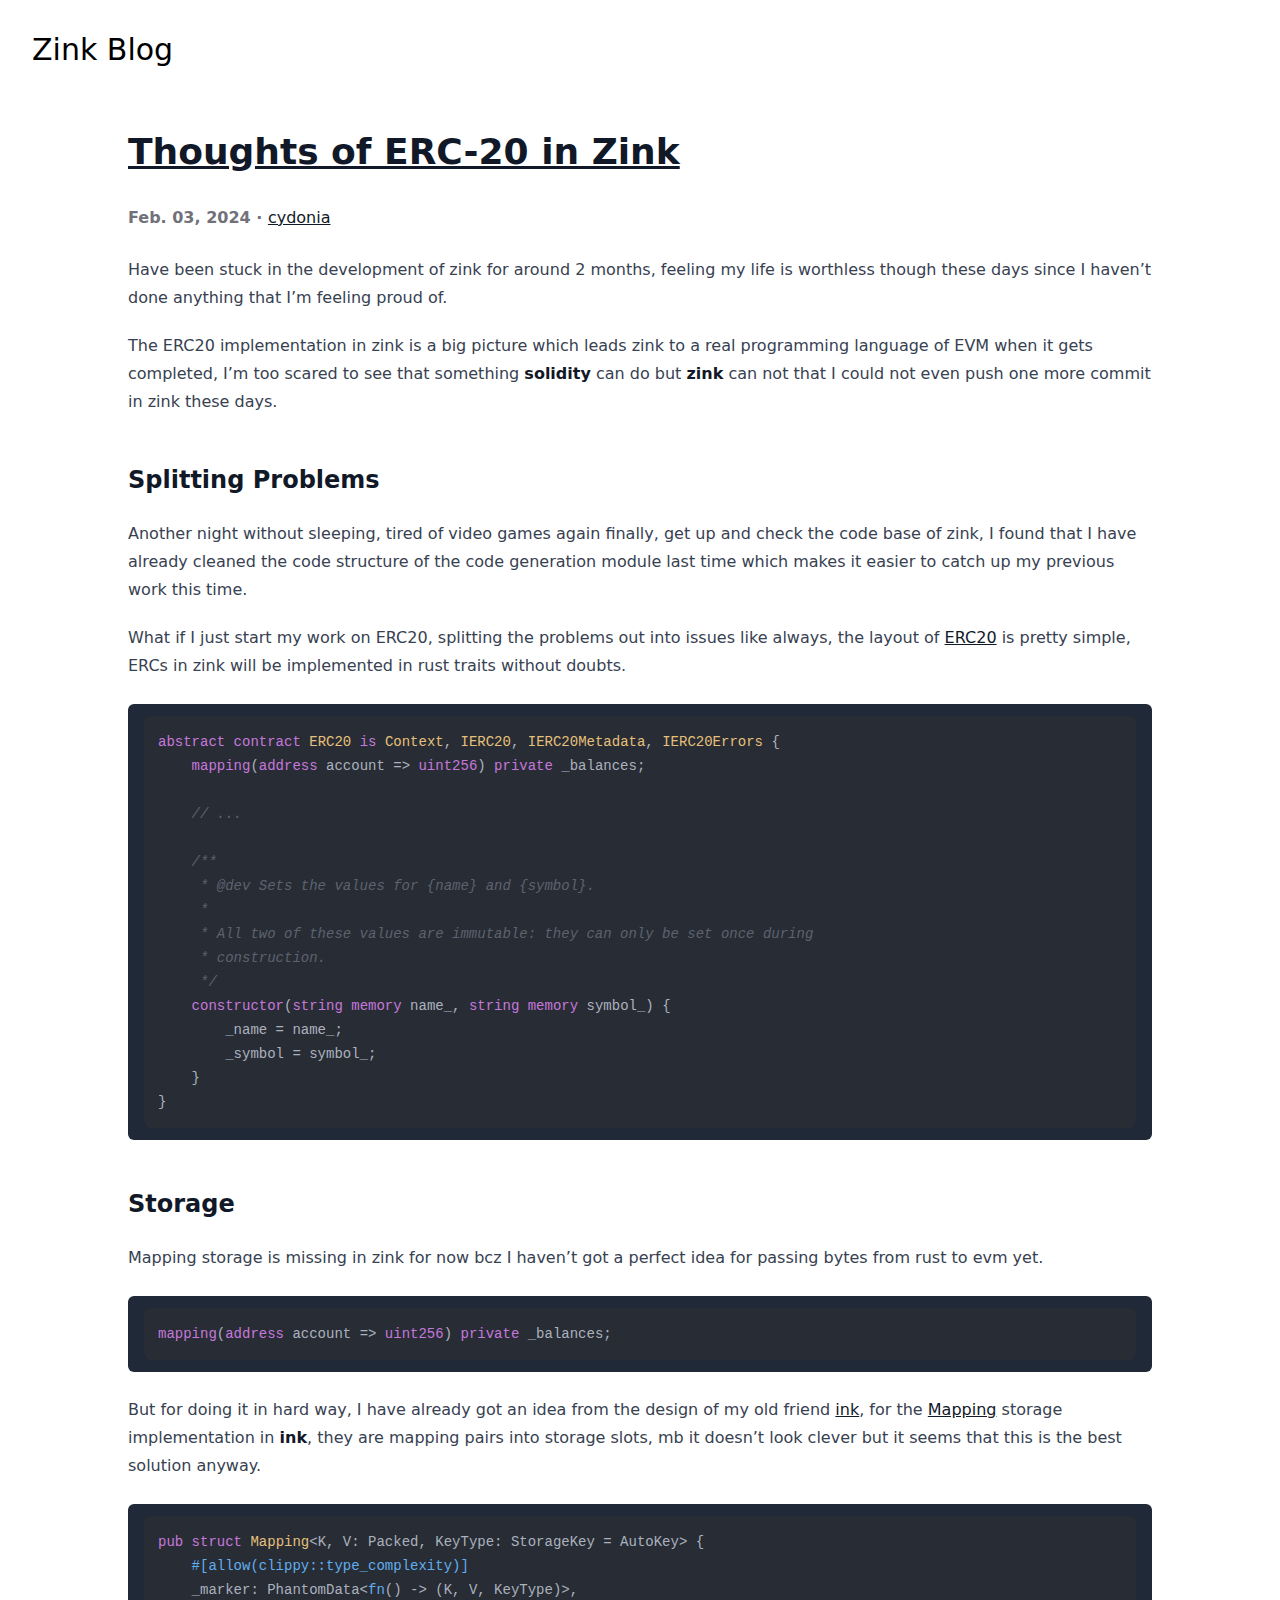
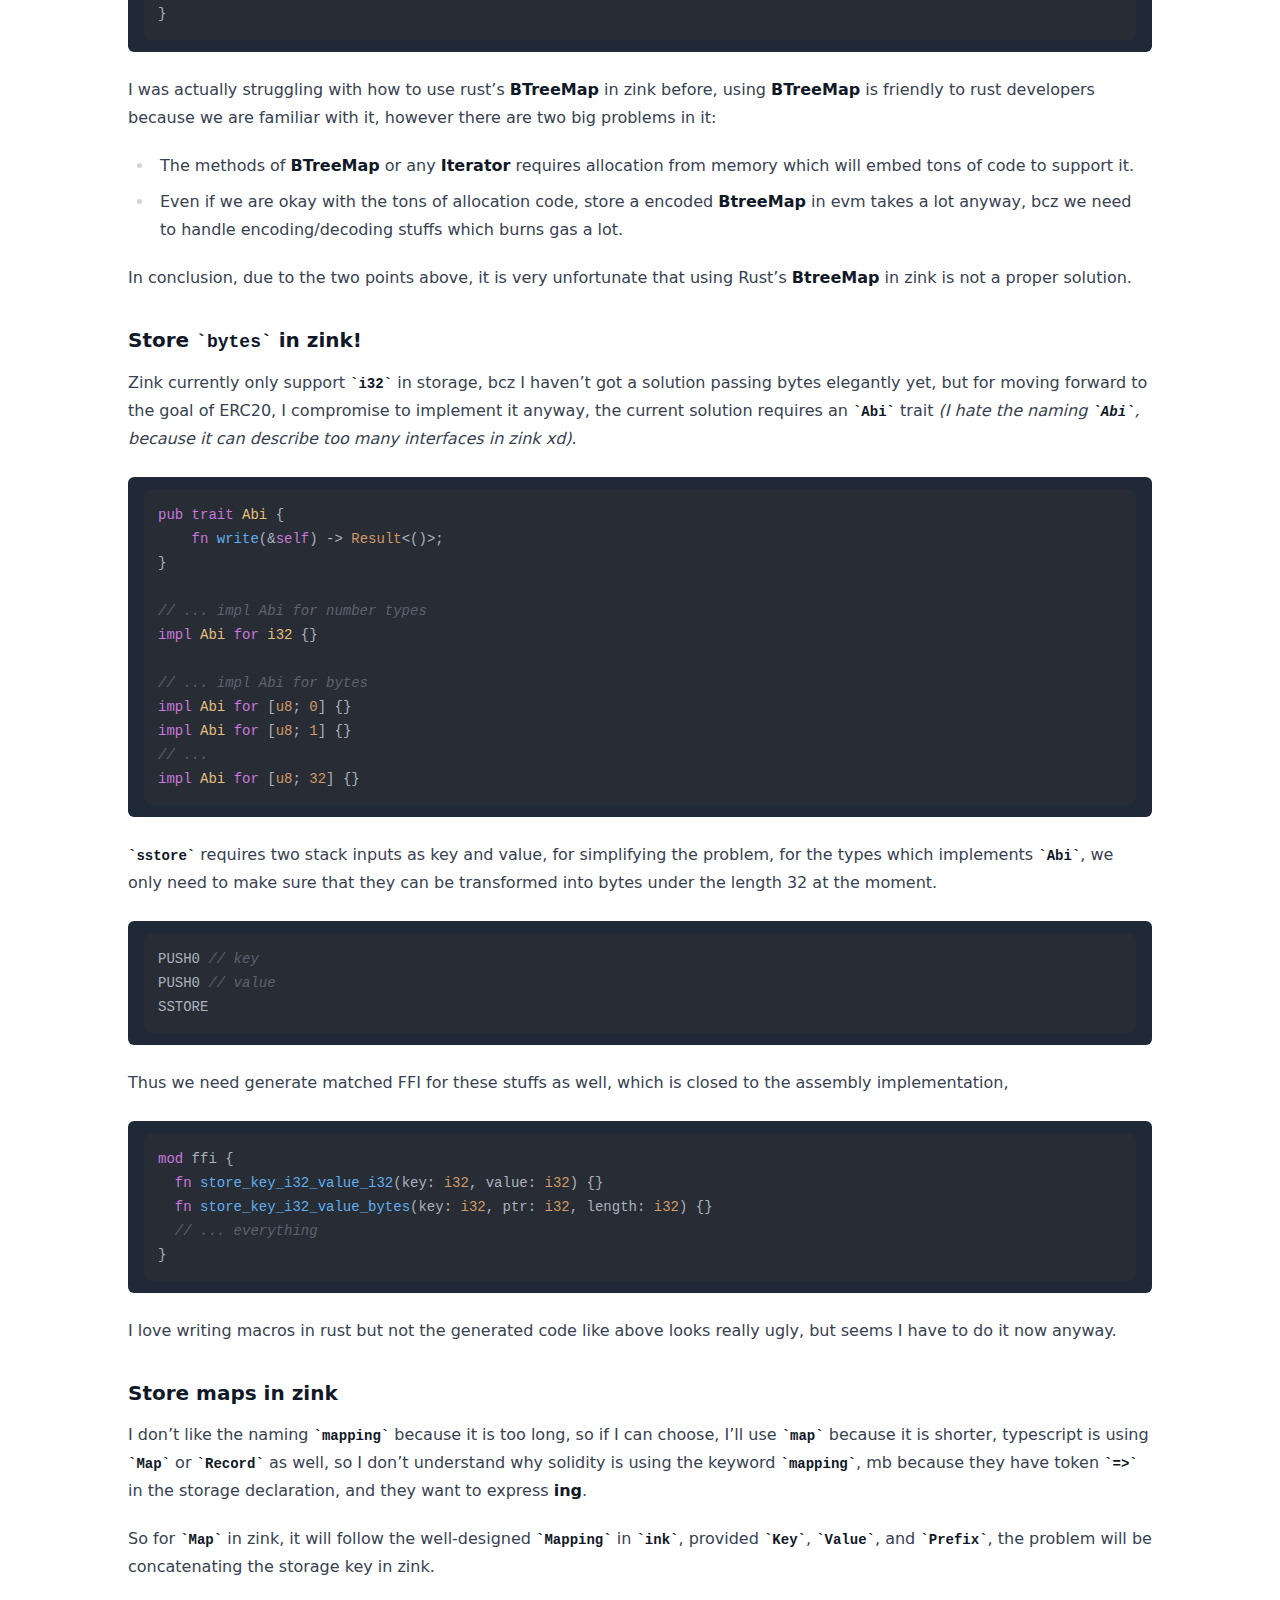
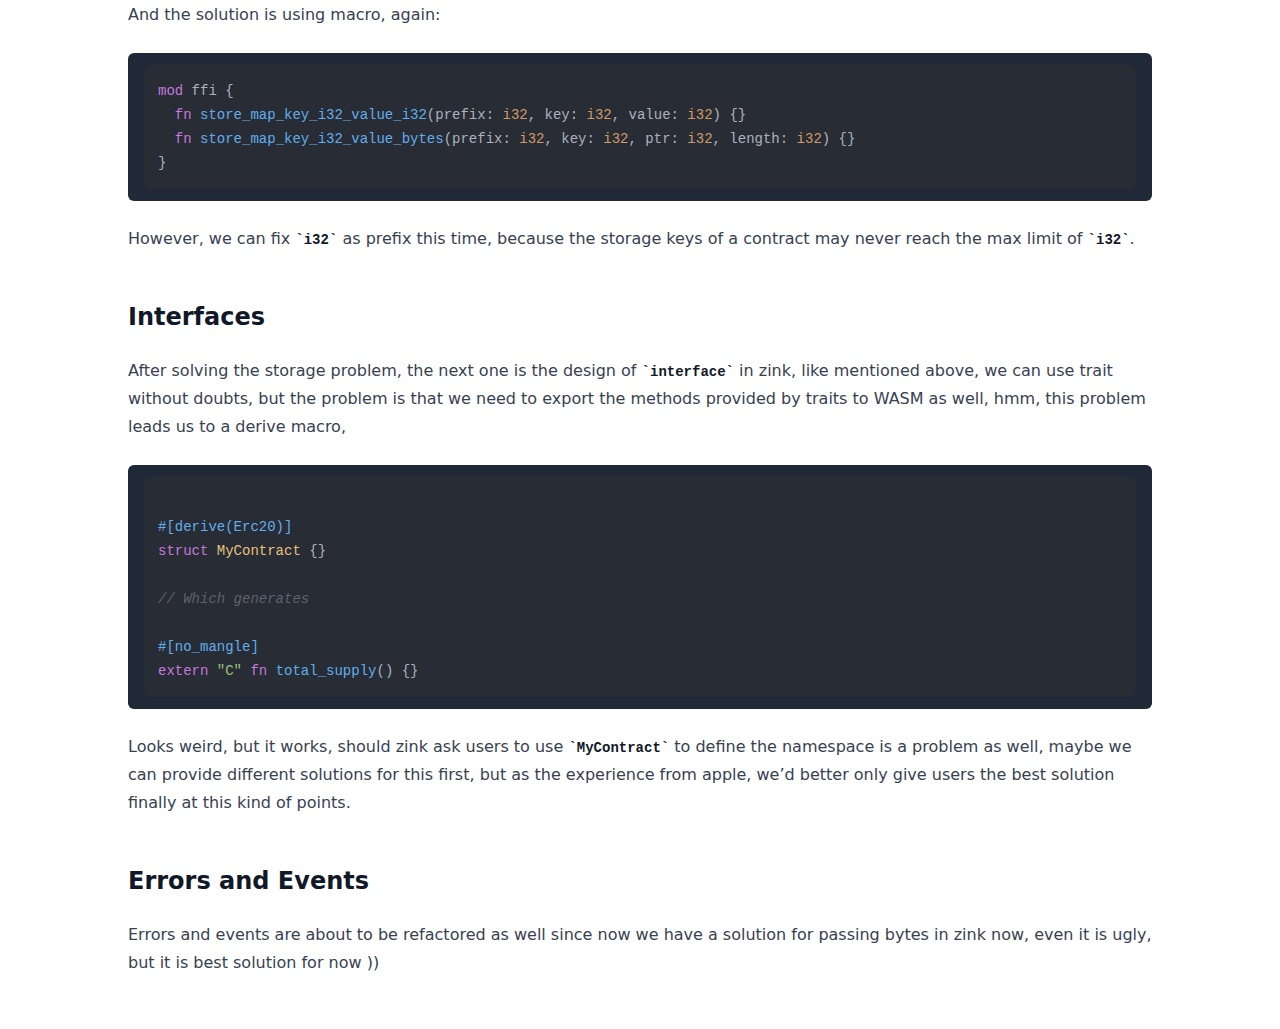
<file: posts/2024-02-03-thoughts-of-erc20-in-zink.html>
<html lang="en" class="dark dark:bg-black">
  <head>
    <title>Thoughts of ERC-20 in Zink</title>
    <meta charset="utf-8">
    <meta name="viewport" content="width=device-width,initial-scale=1.0">
    <meta name="description" content="Empowering everyone to build reliable and efficient static site.">
    <link rel="icon" type="image/x-icon" href="/favicon.ico">

    <!-- twitter -->
    <meta name="twitter:card" content="summary">
    <meta name="twitter:site" content="@zinklang">
    <meta name="twitter:creator" content="@">

    <!-- og -->
    <meta property="og:title" content="Thoughts of ERC-20 in Zink">    
    <meta property="og:description" content="Thoughts about the storage implementation in zink.">
    <meta property="og:image" content="https://avatars.githubusercontent.com/u/138247979?s&#x3D;400&amp;u&#x3D;f5c906945b7378f8063d845c7181e7a3f0e25070&amp;v&#x3D;4">
    
    <!-- theme  -->
    <link rel="stylesheet" href="/theme.css">

    <!-- favicon -->
        <link rel="shortcut icon" href="//favicon.ico">

    <!-- styles for post -->
        <link rel="stylesheet" href="/highlight.css">
        <script src="/highlight.js" defer></script>

    <!-- livereload -->
</head>
  <body class="dark:text-white p-8">
     <nav class="mb-10">
    <a href="/"><span class="text-3xl bold"> Zink Blog </span></a>
</nav>
     <article class="prose dark:prose-invert pt-6 max-w-5xl mx-auto">
    <h1 class="underline">Thoughts of ERC-20 in Zink</h1>
    <div class="text text-zinc-500 font-bold">
      Feb. 03, 2024 · <a href="https://x.com/" target="_blank">cydonia</a>
    </div>
    <div class="mt-6">  
      <p>Have been stuck in the development of zink for around 2 months, feeling my life is worthless though these days since 
I haven’t done anything that I’m feeling proud of.</p>
<p>The ERC20 implementation in zink is a big picture which leads zink to a real programming language of EVM when it gets
completed, I’m too scared to see that something <strong>solidity</strong> can do but <strong>zink</strong> can not that I could not even push one 
more commit in zink these days.</p>
<h2>Splitting Problems</h2>
<p>Another night without sleeping, tired of video games again finally, get up and check the code base of zink, I found that
I have already cleaned the code structure of the code generation module last time which makes it easier to catch up my 
previous work this time.</p>
<p>What if I just start my work on ERC20, splitting the problems out into issues like always, the layout of <a href="https://github.com/OpenZeppelin/openzeppelin-contracts/blob/master/contracts/token/ERC20/ERC20.sol">ERC20</a> is 
pretty simple, ERCs in zink will be implemented in rust traits without doubts. </p>
<pre><code class="language-solidity">abstract contract ERC20 is Context, IERC20, IERC20Metadata, IERC20Errors {
    mapping(address account =&gt; uint256) private _balances;
    
    // ...
    
    /**
     * @dev Sets the values for {name} and {symbol}.
     *
     * All two of these values are immutable: they can only be set once during
     * construction.
     */
    constructor(string memory name_, string memory symbol_) {
        _name = name_;
        _symbol = symbol_;
    }
}
</code></pre>
<h2>Storage</h2>
<p>Mapping storage is missing in zink for now bcz I haven’t got a perfect idea for passing bytes from rust to evm yet.</p>
<pre><code class="language-solidity">mapping(address account =&gt; uint256) private _balances;
</code></pre>
<p>But for doing it in hard way, I have already got an idea from the design of my old friend <a href="https://github.com/paritytech/ink">ink</a>, for the <a href="https://docs.rs/ink/latest/ink/storage/struct.Mapping.html">Mapping</a>
storage implementation in <strong>ink</strong>, they are mapping pairs into storage slots, mb it doesn’t look clever but it seems that this is 
the best solution anyway.</p>
<pre><code class="language-rust">pub struct Mapping&lt;K, V: Packed, KeyType: StorageKey = AutoKey&gt; {
    #[allow(clippy::type_complexity)]
    _marker: PhantomData&lt;fn() -&gt; (K, V, KeyType)&gt;,
}
</code></pre>
<p>I was actually struggling with how to use rust’s <strong>BTreeMap</strong> in zink before, using <strong>BTreeMap</strong> is friendly to
rust developers because we are familiar with it, however there are two big problems in it:</p>
<ul>
<li>The methods of <strong>BTreeMap</strong> or any <strong>Iterator</strong> requires allocation from memory which will embed tons of code
to support it.</li>
<li>Even if we are okay with the tons of allocation code, store a encoded <strong>BtreeMap</strong> in evm takes a lot anyway,
bcz we need to handle encoding/decoding stuffs which burns gas a lot.</li>
</ul>
<p>In conclusion, due to the two points above, it is very unfortunate that using Rust’s <strong>BtreeMap</strong> in zink is not 
a proper solution.</p>
<h3>Store <code>bytes</code> in zink!</h3>
<p>Zink currently only support <code>i32</code> in storage, bcz I haven’t got a solution passing bytes elegantly yet, but for moving forward
to the goal of ERC20, I compromise to implement it anyway, the current solution requires an <code>Abi</code> trait <em>(I hate the naming <code>Abi</code>, 
because it can describe too many interfaces in zink xd)</em>.</p>
<pre><code class="language-rust">pub trait Abi {
    fn write(&amp;self) -&gt; Result&lt;()&gt;;
}

// ... impl Abi for number types
impl Abi for i32 {}

// ... impl Abi for bytes 
impl Abi for [u8; 0] {}
impl Abi for [u8; 1] {}
// ...
impl Abi for [u8; 32] {}
</code></pre>
<p><code>sstore</code> requires two stack inputs as key and value, for simplifying the problem, for the types which implements <code>Abi</code>, we only need to 
make sure that they can be transformed into bytes under the length 32 at the moment.</p>
<pre><code class="language-yul">PUSH0 // key
PUSH0 // value
SSTORE
</code></pre>
<p>Thus we need generate matched FFI for these stuffs as well, which is closed to the assembly implementation,</p>
<pre><code class="language-rust">mod ffi { 
  fn store_key_i32_value_i32(key: i32, value: i32) {}
  fn store_key_i32_value_bytes(key: i32, ptr: i32, length: i32) {}
  // ... everything
}
</code></pre>
<p>I love writing macros in rust but not the generated code like above looks really ugly, but seems I have to do it now anyway.</p>
<h3>Store maps in zink</h3>
<p>I don’t like the naming <code>mapping</code> because it is too long, so if I can choose, I’ll use <code>map</code> because it is shorter, typescript is using <code>Map</code> 
or <code>Record</code> as well, so I don’t understand why solidity is using the keyword <code>mapping</code>, mb because they have token <code>=&gt;</code> in the storage declaration,
and they want to express <strong>ing</strong>.</p>
<p>So for <code>Map</code> in zink, it will follow the well-designed <code>Mapping</code> in <code>ink</code>, provided <code>Key</code>, <code>Value</code>, and <code>Prefix</code>, the problem will be concatenating
the storage key in zink.</p>
<p>And the solution is using macro, again:</p>
<pre><code class="language-rust">mod ffi {
  fn store_map_key_i32_value_i32(prefix: i32, key: i32, value: i32) {}
  fn store_map_key_i32_value_bytes(prefix: i32, key: i32, ptr: i32, length: i32) {}
}
</code></pre>
<p>However, we can fix <code>i32</code> as prefix this time, because the storage keys of a contract may never reach the max limit of <code>i32</code>. </p>
<h2>Interfaces</h2>
<p>After solving the storage problem, the next one is the design of <code>interface</code> in zink, like mentioned above, we can use trait without doubts, but the 
problem is that we need to export the methods provided by traits to WASM as well, hmm, this problem leads us to a derive macro,</p>
<pre><code class="language-rust">
#[derive(Erc20)]
struct MyContract {}

// Which generates

#[no_mangle]
extern &quot;C&quot; fn total_supply() {}
</code></pre>
<p>Looks weird, but it works, should zink ask users to use <code>MyContract</code> to define the namespace is a problem as well, maybe we can provide different 
solutions for this first, but as the experience from apple, we’d better only give users the best solution finally at this kind of points.</p>
<h2>Errors and Events</h2>
<p>Errors and events are about to be refactored as well since now we have a solution for passing bytes in zink now, even it is ugly, but it is best
solution for now ))</p>

    </div>    
</article>
     <footer></footer>
  </body>
</html>
</file>
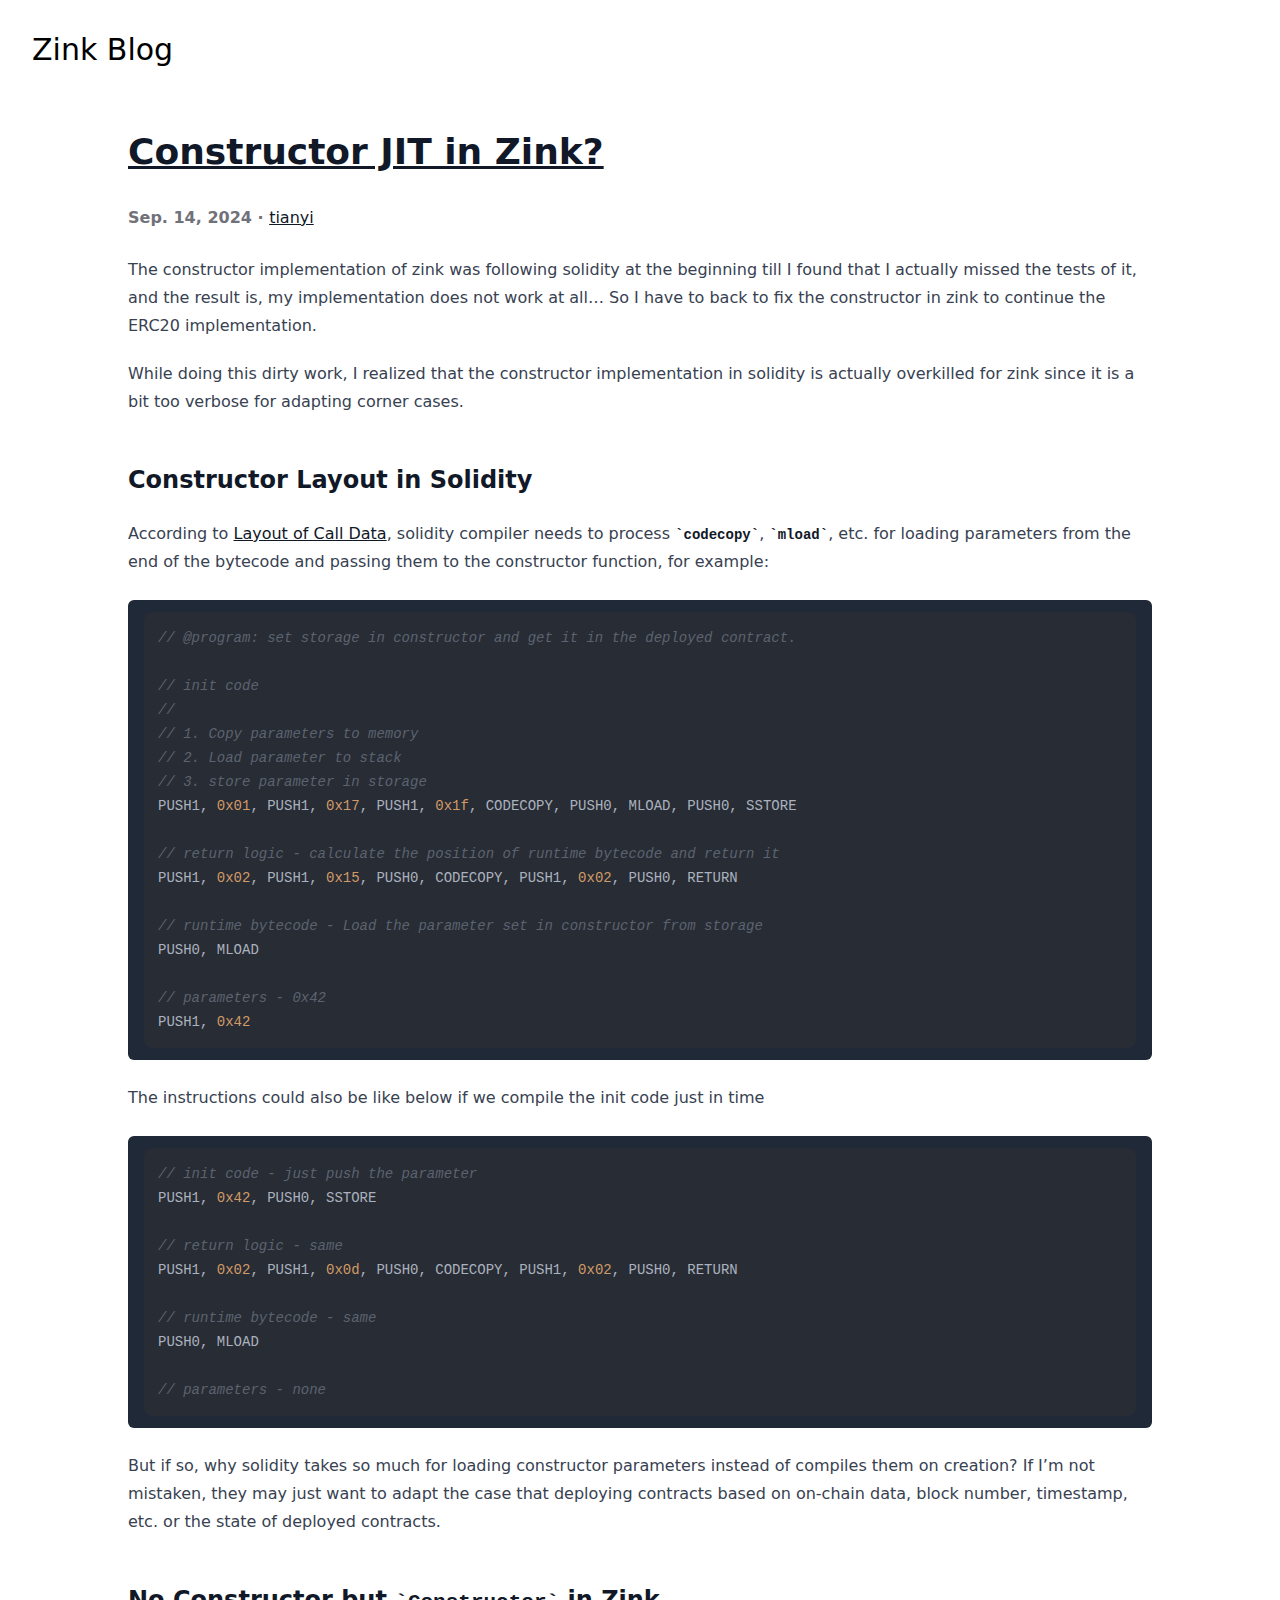
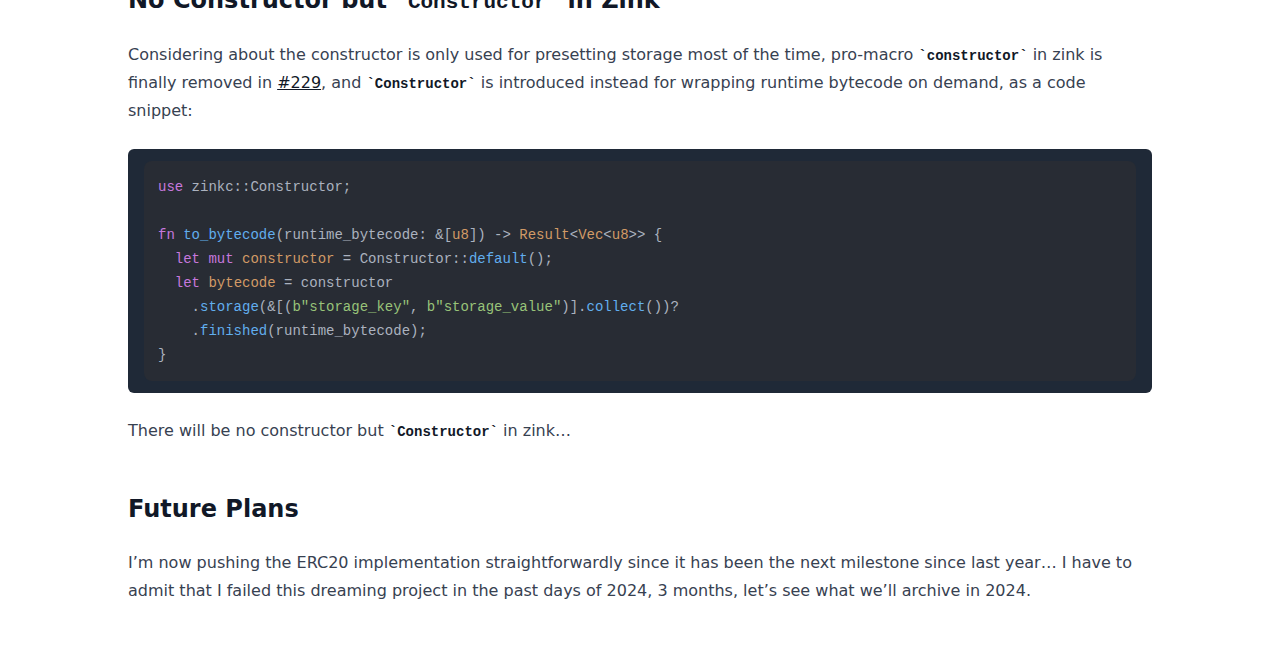
<file: posts/2024-09-14-constructor-jit-in-zink.html>
<html lang="en" class="dark dark:bg-black">
  <head>
    <title>Constructor JIT in Zink?</title>
    <meta charset="utf-8">
    <meta name="viewport" content="width=device-width,initial-scale=1.0">
    <meta name="description" content="Empowering everyone to build reliable and efficient static site.">
    <link rel="icon" type="image/x-icon" href="/favicon.ico">

    <!-- twitter -->
    <meta name="twitter:card" content="summary">
    <meta name="twitter:site" content="@zinklang">
    <meta name="twitter:creator" content="@">

    <!-- og -->
    <meta property="og:title" content="Constructor JIT in Zink?">    
    <meta property="og:description" content="Do we really need constructor?">
    <meta property="og:image" content="https://avatars.githubusercontent.com/u/138247979?s&#x3D;400&amp;u&#x3D;f5c906945b7378f8063d845c7181e7a3f0e25070&amp;v&#x3D;4">
    
    <!-- theme  -->
    <link rel="stylesheet" href="/theme.css">

    <!-- favicon -->
        <link rel="shortcut icon" href="//favicon.ico">

    <!-- styles for post -->
        <link rel="stylesheet" href="/highlight.css">
        <script src="/highlight.js" defer></script>

    <!-- livereload -->
</head>
  <body class="dark:text-white p-8">
     <nav class="mb-10">
    <a href="/"><span class="text-3xl bold"> Zink Blog </span></a>
</nav>
     <article class="prose dark:prose-invert pt-6 max-w-5xl mx-auto">
    <h1 class="underline">Constructor JIT in Zink?</h1>
    <div class="text text-zinc-500 font-bold">
      Sep. 14, 2024 · <a href="https://x.com/" target="_blank">tianyi</a>
    </div>
    <div class="mt-6">  
      <p>The constructor implementation of zink was following solidity at the beginning till I found that I actually 
missed the tests of it, and the result is, my implementation does not work at all… So I have to back to
fix the constructor in zink to continue the ERC20 implementation.</p>
<p>While doing this dirty work, I realized that the constructor implementation in solidity is actually overkilled 
for zink since it is a bit too verbose for adapting corner cases.</p>
<h2>Constructor Layout in Solidity</h2>
<p>According to <a href="https://docs.soliditylang.org/en/latest/internals/layout_in_calldata.html#layout-of-call-data">Layout of Call Data</a>, solidity compiler needs to process <code>codecopy</code>, <code>mload</code>, etc.
for loading parameters from the end of the bytecode and passing them to the constructor function, for example:</p>
<pre><code class="language-yul">// @program: set storage in constructor and get it in the deployed contract.

// init code
//
// 1. Copy parameters to memory
// 2. Load parameter to stack
// 3. store parameter in storage
PUSH1, 0x01, PUSH1, 0x17, PUSH1, 0x1f, CODECOPY, PUSH0, MLOAD, PUSH0, SSTORE

// return logic - calculate the position of runtime bytecode and return it
PUSH1, 0x02, PUSH1, 0x15, PUSH0, CODECOPY, PUSH1, 0x02, PUSH0, RETURN

// runtime bytecode - Load the parameter set in constructor from storage
PUSH0, MLOAD

// parameters - 0x42
PUSH1, 0x42
</code></pre>
<p>The instructions could also be like below if we compile the init code just in time </p>
<pre><code class="language-yul">// init code - just push the parameter
PUSH1, 0x42, PUSH0, SSTORE

// return logic - same
PUSH1, 0x02, PUSH1, 0x0d, PUSH0, CODECOPY, PUSH1, 0x02, PUSH0, RETURN

// runtime bytecode - same
PUSH0, MLOAD

// parameters - none
</code></pre>
<p>But if so, why solidity takes so much for loading constructor parameters instead of compiles them on creation? If 
I’m not mistaken, they may just want to adapt the case that deploying contracts based on on-chain data, block number, 
timestamp, etc. or the state of deployed contracts.</p>
<h2>No Constructor but <code>Constructor</code> in Zink</h2>
<p>Considering about the constructor is only used for presetting storage most of the time, pro-macro <code>constructor</code> in 
zink is finally removed in <a href="https://github.com/zink-lang/zink/pull/229">#229</a>, and <code>Constructor</code> is introduced instead for wrapping runtime bytecode on 
demand, as a code snippet:</p>
<pre><code class="language-rust">use zinkc::Constructor;

fn to_bytecode(runtime_bytecode: &amp;[u8]) -&gt; Result&lt;Vec&lt;u8&gt;&gt; { 
  let mut constructor = Constructor::default();
  let bytecode = constructor
    .storage(&amp;[(b&quot;storage_key&quot;, b&quot;storage_value&quot;)].collect())?
    .finished(runtime_bytecode);
}
</code></pre>
<p>There will be no constructor but <code>Constructor</code> in zink… </p>
<h2>Future Plans</h2>
<p>I’m now pushing the ERC20 implementation straightforwardly since it has been the next milestone since last year… I 
have to admit that I failed this dreaming project in the past days of 2024, 3 months, let’s see what we’ll archive in 2024.</p>

    </div>    
</article>
     <footer></footer>
  </body>
</html>
</file>
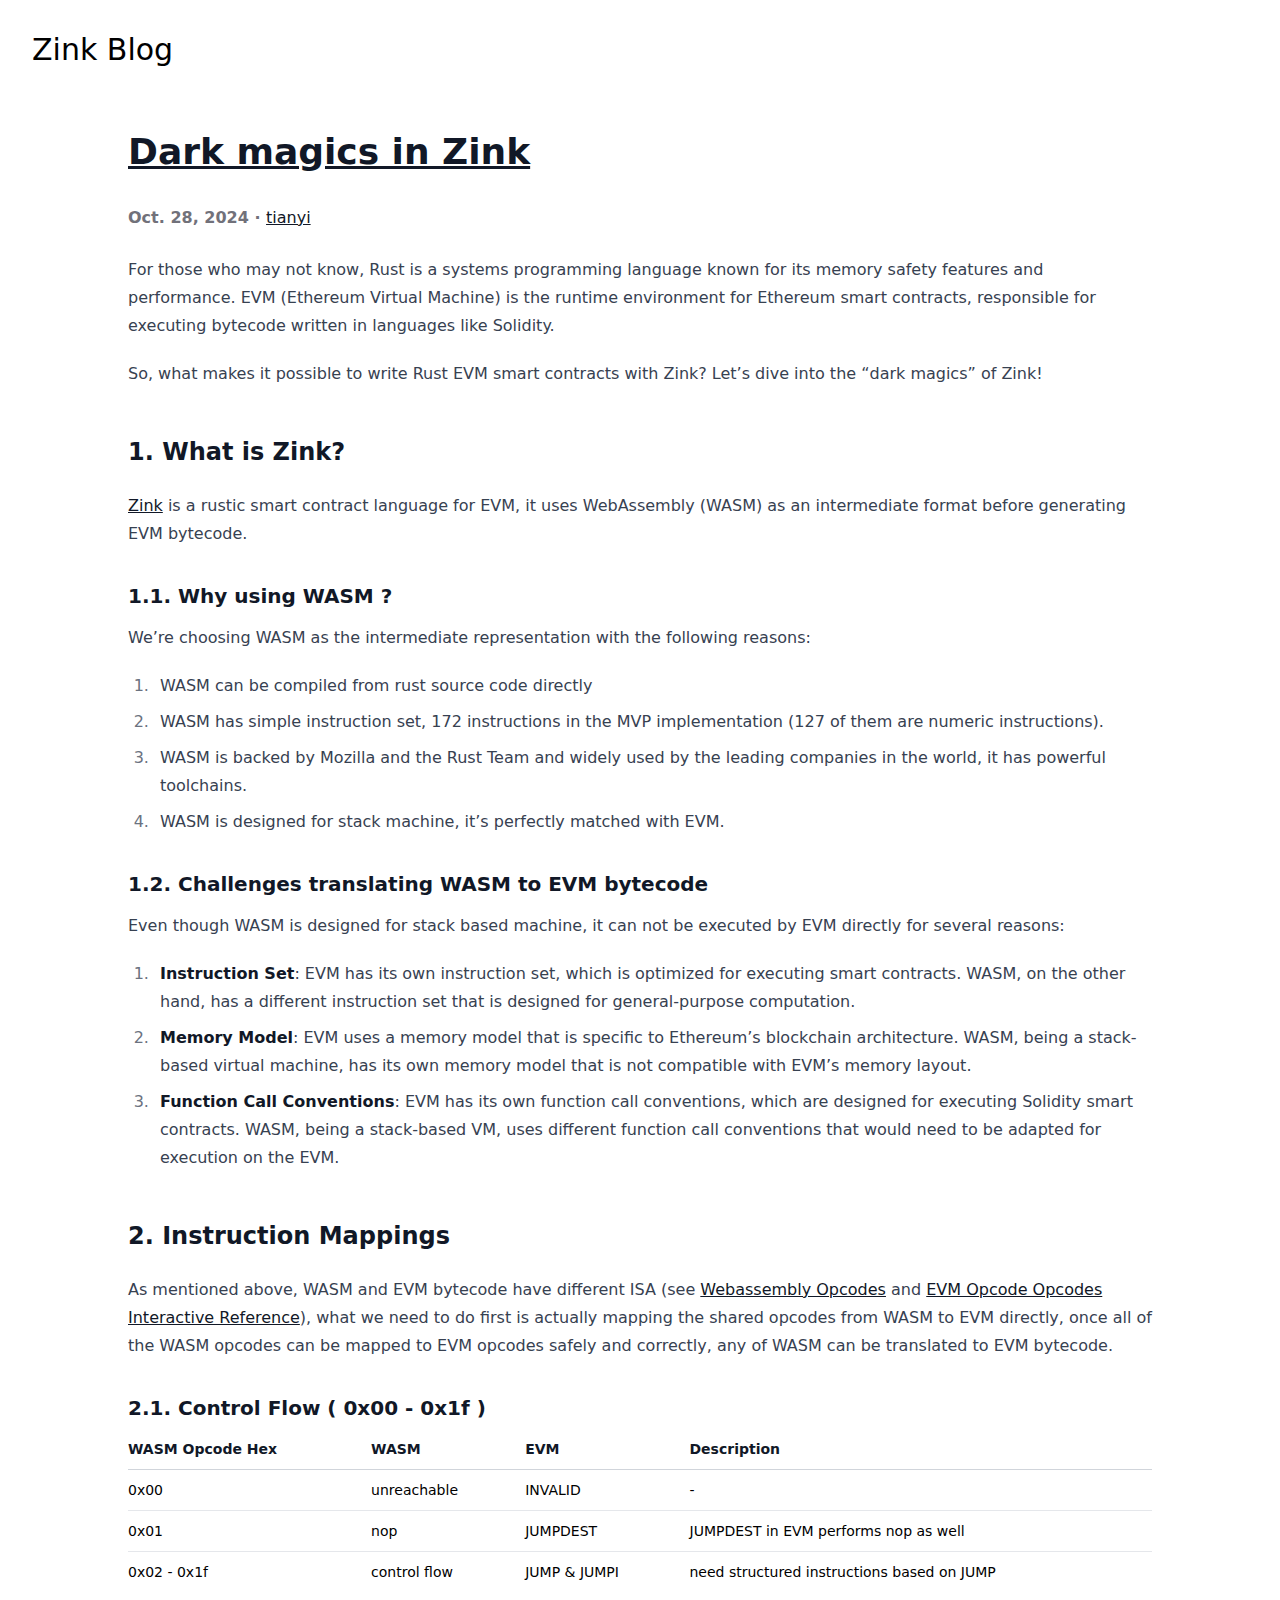
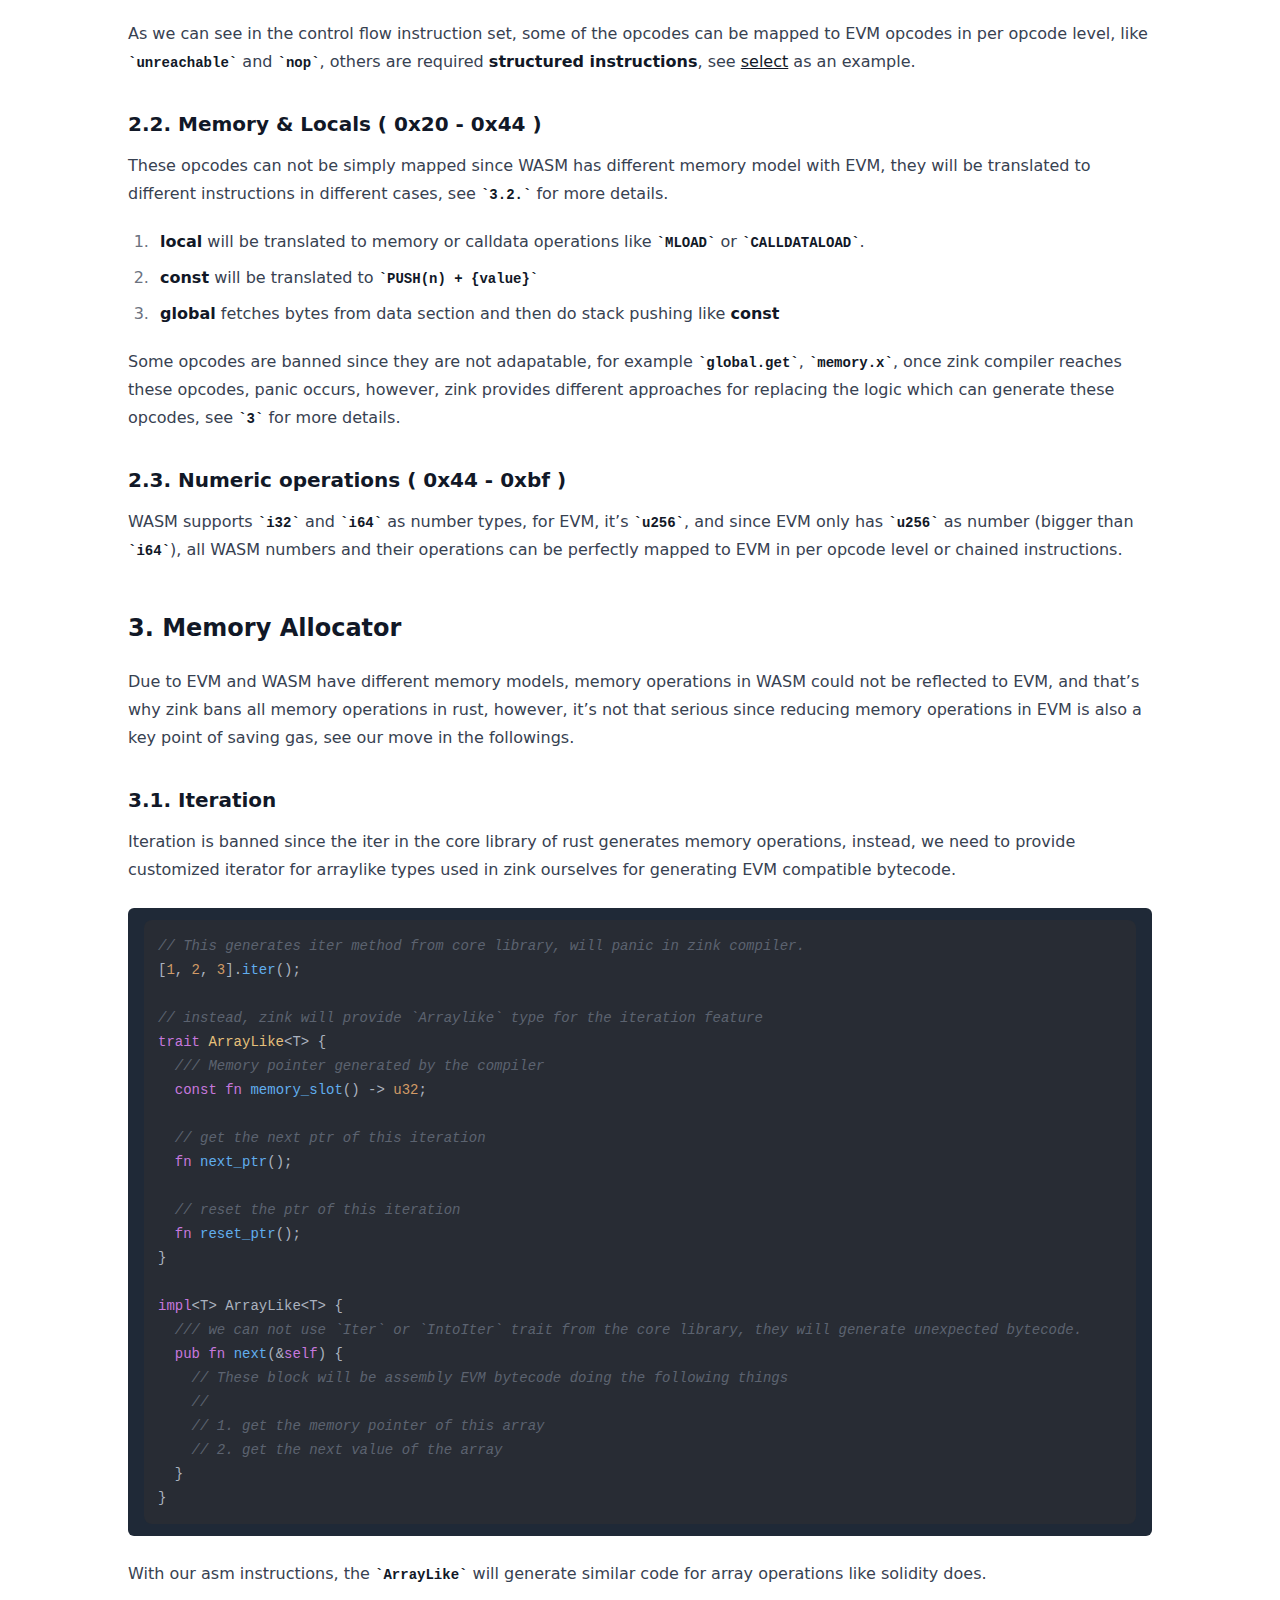
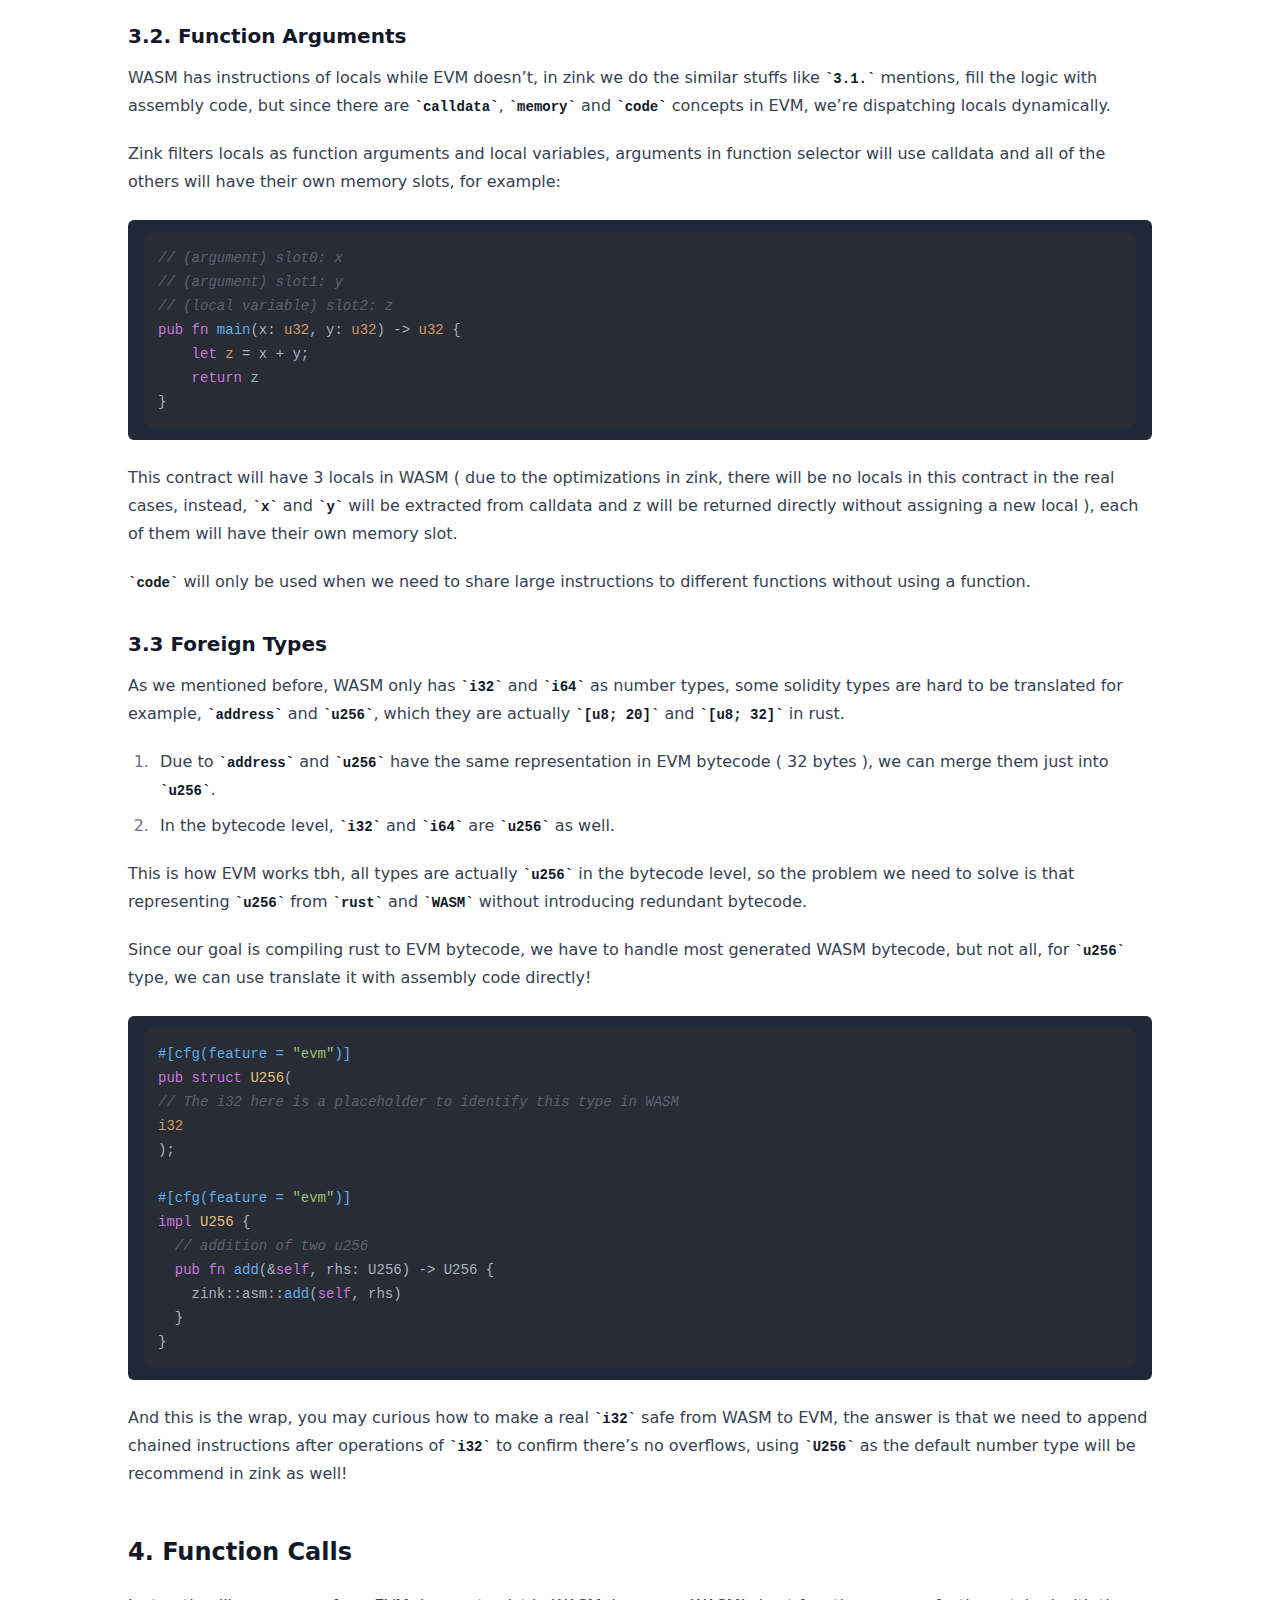
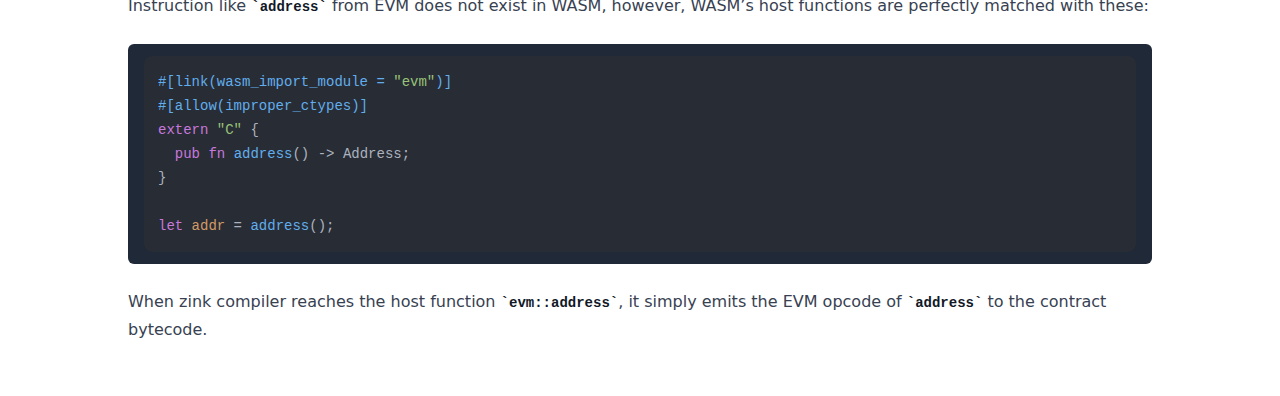
<file: posts/2024-10-28-wasm-to-evm-bytecode.html>
<html lang="en" class="dark dark:bg-black">
  <head>
    <title>Dark magics in Zink</title>
    <meta charset="utf-8">
    <meta name="viewport" content="width=device-width,initial-scale=1.0">
    <meta name="description" content="Empowering everyone to build reliable and efficient static site.">
    <link rel="icon" type="image/x-icon" href="/favicon.ico">

    <!-- twitter -->
    <meta name="twitter:card" content="summary">
    <meta name="twitter:site" content="@zinklang">
    <meta name="twitter:creator" content="@">

    <!-- og -->
    <meta property="og:title" content="Dark magics in Zink">    
    <meta property="og:description" content="How zink translate WASM to EVM bytecode">
    <meta property="og:image" content="https://avatars.githubusercontent.com/u/138247979?s&#x3D;400&amp;u&#x3D;f5c906945b7378f8063d845c7181e7a3f0e25070&amp;v&#x3D;4">
    
    <!-- theme  -->
    <link rel="stylesheet" href="/theme.css">

    <!-- favicon -->
        <link rel="shortcut icon" href="//favicon.ico">

    <!-- styles for post -->
        <link rel="stylesheet" href="/highlight.css">
        <script src="/highlight.js" defer></script>

    <!-- livereload -->
</head>
  <body class="dark:text-white p-8">
     <nav class="mb-10">
    <a href="/"><span class="text-3xl bold"> Zink Blog </span></a>
</nav>
     <article class="prose dark:prose-invert pt-6 max-w-5xl mx-auto">
    <h1 class="underline">Dark magics in Zink</h1>
    <div class="text text-zinc-500 font-bold">
      Oct. 28, 2024 · <a href="https://x.com/" target="_blank">tianyi</a>
    </div>
    <div class="mt-6">  
      <p>For those who may not know, Rust is a systems programming language known for its memory safety features and performance.
EVM (Ethereum Virtual Machine) is the runtime environment for Ethereum smart contracts, responsible for executing bytecode
written in languages like Solidity.</p>
<p>So, what makes it possible to write Rust EVM smart contracts with Zink? Let’s dive into the “dark magics” of Zink!</p>
<h2>1. What is Zink?</h2>
<p><a href="https://github.com/zink-lang/zink">Zink</a> is a rustic smart contract language for EVM, it uses WebAssembly (WASM) as an
intermediate format before generating EVM bytecode.</p>
<h3>1.1. Why using WASM ?</h3>
<p>We’re choosing WASM as the intermediate representation with the following reasons:</p>
<ol>
<li>WASM can be compiled from rust source code directly</li>
<li>WASM has simple instruction set, 172 instructions in the MVP implementation (127 of them are numeric instructions).</li>
<li>WASM is backed by Mozilla and the Rust Team and widely used by the leading companies in the world, it has powerful toolchains.</li>
<li>WASM is designed for stack machine, it’s perfectly matched with EVM.</li>
</ol>
<h3>1.2. Challenges translating WASM to EVM bytecode</h3>
<p>Even though WASM is designed for stack based machine, it can not be executed by EVM directly for several reasons:</p>
<ol>
<li><strong>Instruction Set</strong>: EVM has its own instruction set, which is optimized for executing smart contracts. WASM, on the other
hand, has a different instruction set that is designed for general-purpose computation.</li>
<li><strong>Memory Model</strong>: EVM uses a memory model that is specific to Ethereum’s blockchain architecture. WASM, being a stack-based 
virtual machine, has its own memory model that is not compatible with EVM’s memory layout.</li>
<li><strong>Function Call Conventions</strong>: EVM has its own function call conventions, which are designed for executing Solidity smart 
contracts. WASM, being a stack-based VM, uses different function call conventions that would need to be adapted for execution 
on the EVM.</li>
</ol>
<h2>2. Instruction Mappings</h2>
<p>As mentioned above, WASM and EVM bytecode have different ISA (see <a href="https://pengowray.github.io/wasm-ops/">Webassembly Opcodes</a> and
<a href="https://www.evm.codes/">EVM Opcode Opcodes Interactive Reference</a>), what we need to do first is actually mapping the 
shared opcodes from WASM to EVM directly, once all of the WASM opcodes can be mapped to EVM opcodes safely
and correctly, any of WASM can be translated to EVM bytecode.</p>
<h3>2.1. Control Flow ( 0x00 - 0x1f )</h3>
<table><thead><tr><th>WASM Opcode Hex</th><th>WASM</th><th>EVM</th><th>Description</th></tr></thead><tbody>
<tr><td>0x00</td><td>unreachable</td><td>INVALID</td><td>-</td></tr>
<tr><td>0x01</td><td>nop</td><td>JUMPDEST</td><td>JUMPDEST in EVM performs nop as well</td></tr>
<tr><td>0x02 - 0x1f</td><td>control flow</td><td>JUMP &amp; JUMPI</td><td>need structured instructions based on JUMP</td></tr>
</tbody></table>
<p>As we can see in the control flow instruction set, some of the opcodes can be mapped to EVM opcodes in per opcode level, like
<code>unreachable</code> and <code>nop</code>, others are required <strong>structured instructions</strong>, see <a href="https://docs.zink-lang.org/compiler/control-flow.html#select">select</a> as an example.</p>
<h3>2.2. Memory &amp; Locals ( 0x20 - 0x44 )</h3>
<p>These opcodes can not be simply mapped since WASM has different memory model with EVM, they will be translated to different
instructions in different cases, see <code>3.2.</code> for more details.</p>
<ol>
<li><strong>local</strong> will be translated to memory or calldata operations like <code>MLOAD</code> or <code>CALLDATALOAD</code>.</li>
<li><strong>const</strong> will be translated to <code>PUSH(n) + {value}</code></li>
<li><strong>global</strong> fetches bytes from data section and then do stack pushing like <strong>const</strong></li>
</ol>
<p>Some opcodes are banned since they are not adapatable, for example <code>global.get</code>, <code>memory.x</code>, once zink compiler reaches these
opcodes, panic occurs, however, zink provides different approaches for replacing the logic which can generate these opcodes,
see <code>3</code> for more details.</p>
<h3>2.3. Numeric operations ( 0x44 - 0xbf )</h3>
<p>WASM supports <code>i32</code> and <code>i64</code> as number types, for EVM, it’s <code>u256</code>, and since EVM only has <code>u256</code> as number (bigger than <code>i64</code>),
all WASM numbers and their operations can be perfectly mapped to EVM in per opcode level or chained instructions.</p>
<h2>3. Memory Allocator</h2>
<p>Due to EVM and WASM have different memory models, memory operations in WASM could not be reflected to EVM, and that’s why zink
bans all memory operations in rust, however, it’s not that serious since reducing memory operations in EVM is also a key point
of saving gas, see our move in the followings.</p>
<h3>3.1. Iteration</h3>
<p>Iteration is banned since the iter in the core library of rust generates memory operations, instead, we need to provide customized
iterator for arraylike types used in zink ourselves for generating EVM compatible bytecode.</p>
<pre><code class="language-rust">// This generates iter method from core library, will panic in zink compiler.
[1, 2, 3].iter();

// instead, zink will provide `Arraylike` type for the iteration feature
trait ArrayLike&lt;T&gt; {
  /// Memory pointer generated by the compiler
  const fn memory_slot() -&gt; u32;
  
  // get the next ptr of this iteration
  fn next_ptr();
  
  // reset the ptr of this iteration
  fn reset_ptr();
}

impl&lt;T&gt; ArrayLike&lt;T&gt; {
  /// we can not use `Iter` or `IntoIter` trait from the core library, they will generate unexpected bytecode.
  pub fn next(&amp;self) {
    // These block will be assembly EVM bytecode doing the following things
    //
    // 1. get the memory pointer of this array
    // 2. get the next value of the array
  }
}
</code></pre>
<p>With our asm instructions, the <code>ArrayLike</code> will generate similar code for array operations like solidity does.</p>
<h3>3.2. Function Arguments</h3>
<p>WASM has instructions of locals while EVM doesn’t, in zink we do the similar stuffs like <code>3.1.</code> mentions, fill the logic with assembly
code, but since there are <code>calldata</code>, <code>memory</code> and <code>code</code> concepts in EVM, we’re dispatching locals dynamically.</p>
<p>Zink filters locals as function arguments and local variables, arguments in function selector will use calldata and all of the others
will have their own memory slots, for example:</p>
<pre><code class="language-rust">// (argument) slot0: x 
// (argument) slot1: y
// (local variable) slot2: z
pub fn main(x: u32, y: u32) -&gt; u32 {
    let z = x + y;
    return z
}
</code></pre>
<p>This contract will have 3 locals in WASM ( due to the optimizations in zink, there will be no locals in this contract in the real cases,
instead, <code>x</code> and <code>y</code> will be extracted from calldata and z will be returned directly without assigning a new local ), each of them will
have their own memory slot.</p>
<p><code>code</code> will only be used when we need to share large instructions to different functions without using a function.</p>
<h3>3.3 Foreign Types</h3>
<p>As we mentioned before, WASM only has <code>i32</code> and <code>i64</code> as number types, some solidity types are hard to be translated for example, <code>address</code>
and <code>u256</code>, which they are actually <code>[u8; 20]</code> and <code>[u8; 32]</code> in rust.</p>
<ol>
<li>Due to <code>address</code> and <code>u256</code> have the same representation in EVM bytecode ( 32 bytes ), we can merge them just into <code>u256</code>.</li>
<li>In the bytecode level, <code>i32</code> and <code>i64</code> are <code>u256</code> as well.</li>
</ol>
<p>This is how EVM works tbh, all types are actually <code>u256</code> in the bytecode level, so the problem we need to solve is that representing <code>u256</code>
from <code>rust</code> and <code>WASM</code> without introducing redundant bytecode.</p>
<p>Since our goal is compiling rust to EVM bytecode, we have to handle most generated WASM bytecode, but not all, for <code>u256</code> type, we can use
translate it with assembly code directly! </p>
<pre><code>#[cfg(feature = &quot;evm&quot;)]
pub struct U256(
// The i32 here is a placeholder to identify this type in WASM
i32
);

#[cfg(feature = &quot;evm&quot;)]
impl U256 {
  // addition of two u256
  pub fn add(&amp;self, rhs: U256) -&gt; U256 {
    zink::asm::add(self, rhs)
  }
}
</code></pre>
<p>And this is the wrap, you may curious how to make a real <code>i32</code> safe from WASM to EVM, the answer is that we need to append chained instructions
after operations of <code>i32</code> to confirm there’s no overflows, using <code>U256</code> as the default number type will be recommend in zink as well!</p>
<h2>4. Function Calls</h2>
<p>Instruction like <code>address</code> from EVM does not exist in WASM, however, WASM’s host functions are perfectly matched with these:</p>
<pre><code>#[link(wasm_import_module = &quot;evm&quot;)]
#[allow(improper_ctypes)]
extern &quot;C&quot; {
  pub fn address() -&gt; Address;
}

let addr = address();
</code></pre>
<p>When zink compiler reaches the host function <code>evm::address</code>, it simply emits the EVM opcode of <code>address</code> to the contract bytecode.</p>

    </div>    
</article>
     <footer></footer>
  </body>
</html>
</file>
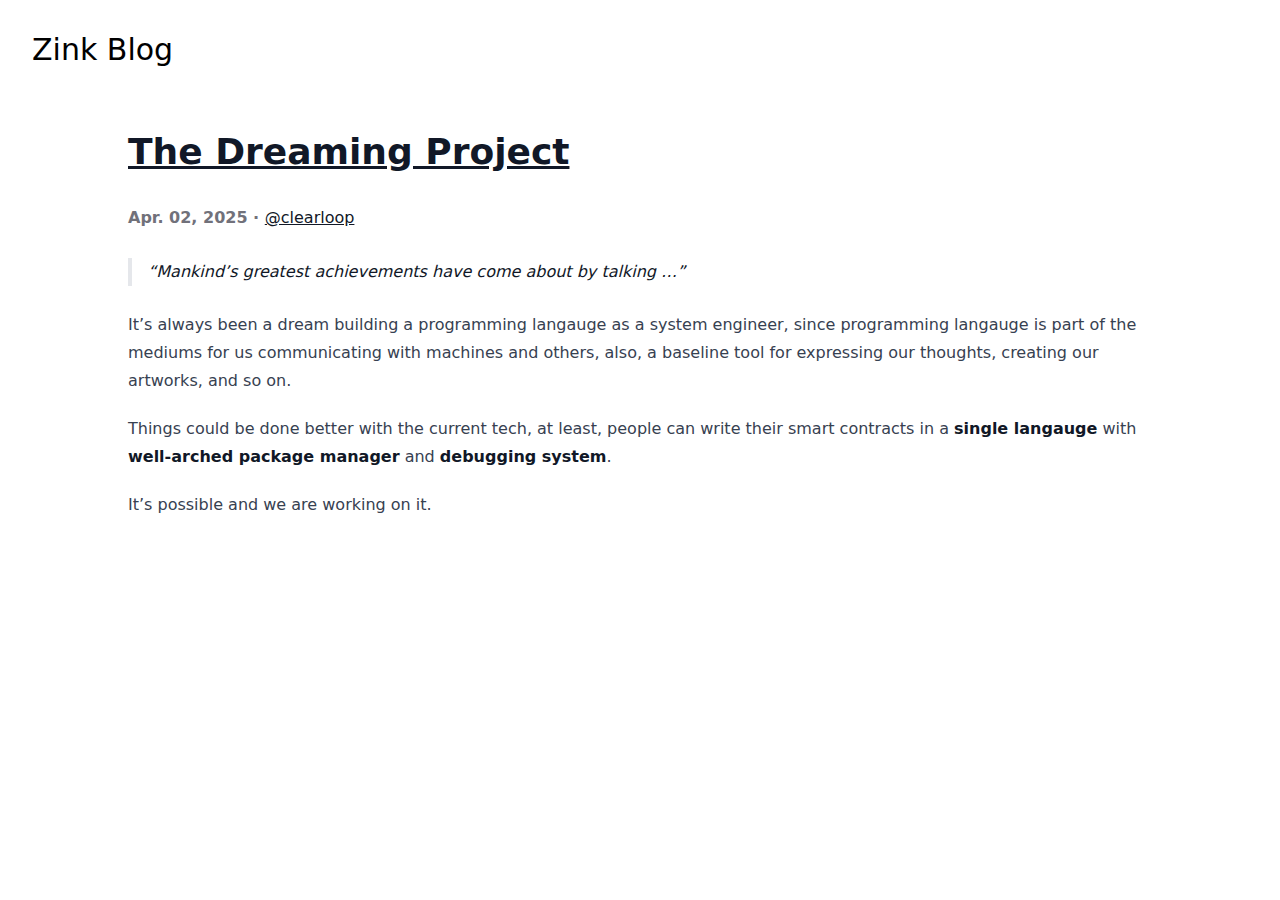
<file: posts/2025-04-02-dreaming-project.html>
<html lang="en" class="dark dark:bg-black">
  <head>
    <title>The Dreaming Project</title>
    <meta charset="utf-8">
    <meta name="viewport" content="width=device-width,initial-scale=1.0">
    <meta name="description" content="Empowering everyone to build reliable and efficient static site.">
    <link rel="icon" type="image/x-icon" href="/favicon.ico">

    <!-- twitter -->
    <meta name="twitter:card" content="summary">
    <meta name="twitter:site" content="@zinklang">
    <meta name="twitter:creator" content="@tianyi_gc">

    <!-- og -->
    <meta property="og:title" content="The Dreaming Project">    
    <meta property="og:description" content="Writing smart contracts in pure rust for all platforms.">
    <meta property="og:image" content="https://avatars.githubusercontent.com/u/138247979?s&#x3D;400&amp;u&#x3D;f5c906945b7378f8063d845c7181e7a3f0e25070&amp;v&#x3D;4">
    
    <!-- theme  -->
    <link rel="stylesheet" href="/theme.css">

    <!-- favicon -->
        <link rel="shortcut icon" href="//favicon.ico">

    <!-- styles for post -->
        <link rel="stylesheet" href="/highlight.css">
        <script src="/highlight.js" defer></script>

    <!-- livereload -->
</head>
  <body class="dark:text-white p-8">
     <nav class="mb-10">
    <a href="/"><span class="text-3xl bold"> Zink Blog </span></a>
</nav>
     <article class="prose dark:prose-invert pt-6 max-w-5xl mx-auto">
    <h1 class="underline">The Dreaming Project</h1>
    <div class="text text-zinc-500 font-bold">
      Apr. 02, 2025 · <a href="https://x.com/tianyi_gc" target="_blank">@clearloop</a>
    </div>
    <div class="mt-6">  
      <blockquote>
<p>Mankind’s greatest achievements have come about by talking …</p>
</blockquote>
<p>It’s always been a dream building a programming langauge as a system engineer, since programming
langauge is part of the mediums for us communicating with machines and others, also, a baseline
tool for expressing our thoughts, creating our artworks, and so on.</p>
<p>Things could be done better with the current tech, at least, people can write their smart contracts
in a <strong>single langauge</strong> with <strong>well-arched package manager</strong> and <strong>debugging system</strong>.</p>
<p>It’s possible and we are working on it.</p>

    </div>    
</article>
     <footer></footer>
  </body>
</html>
</file>
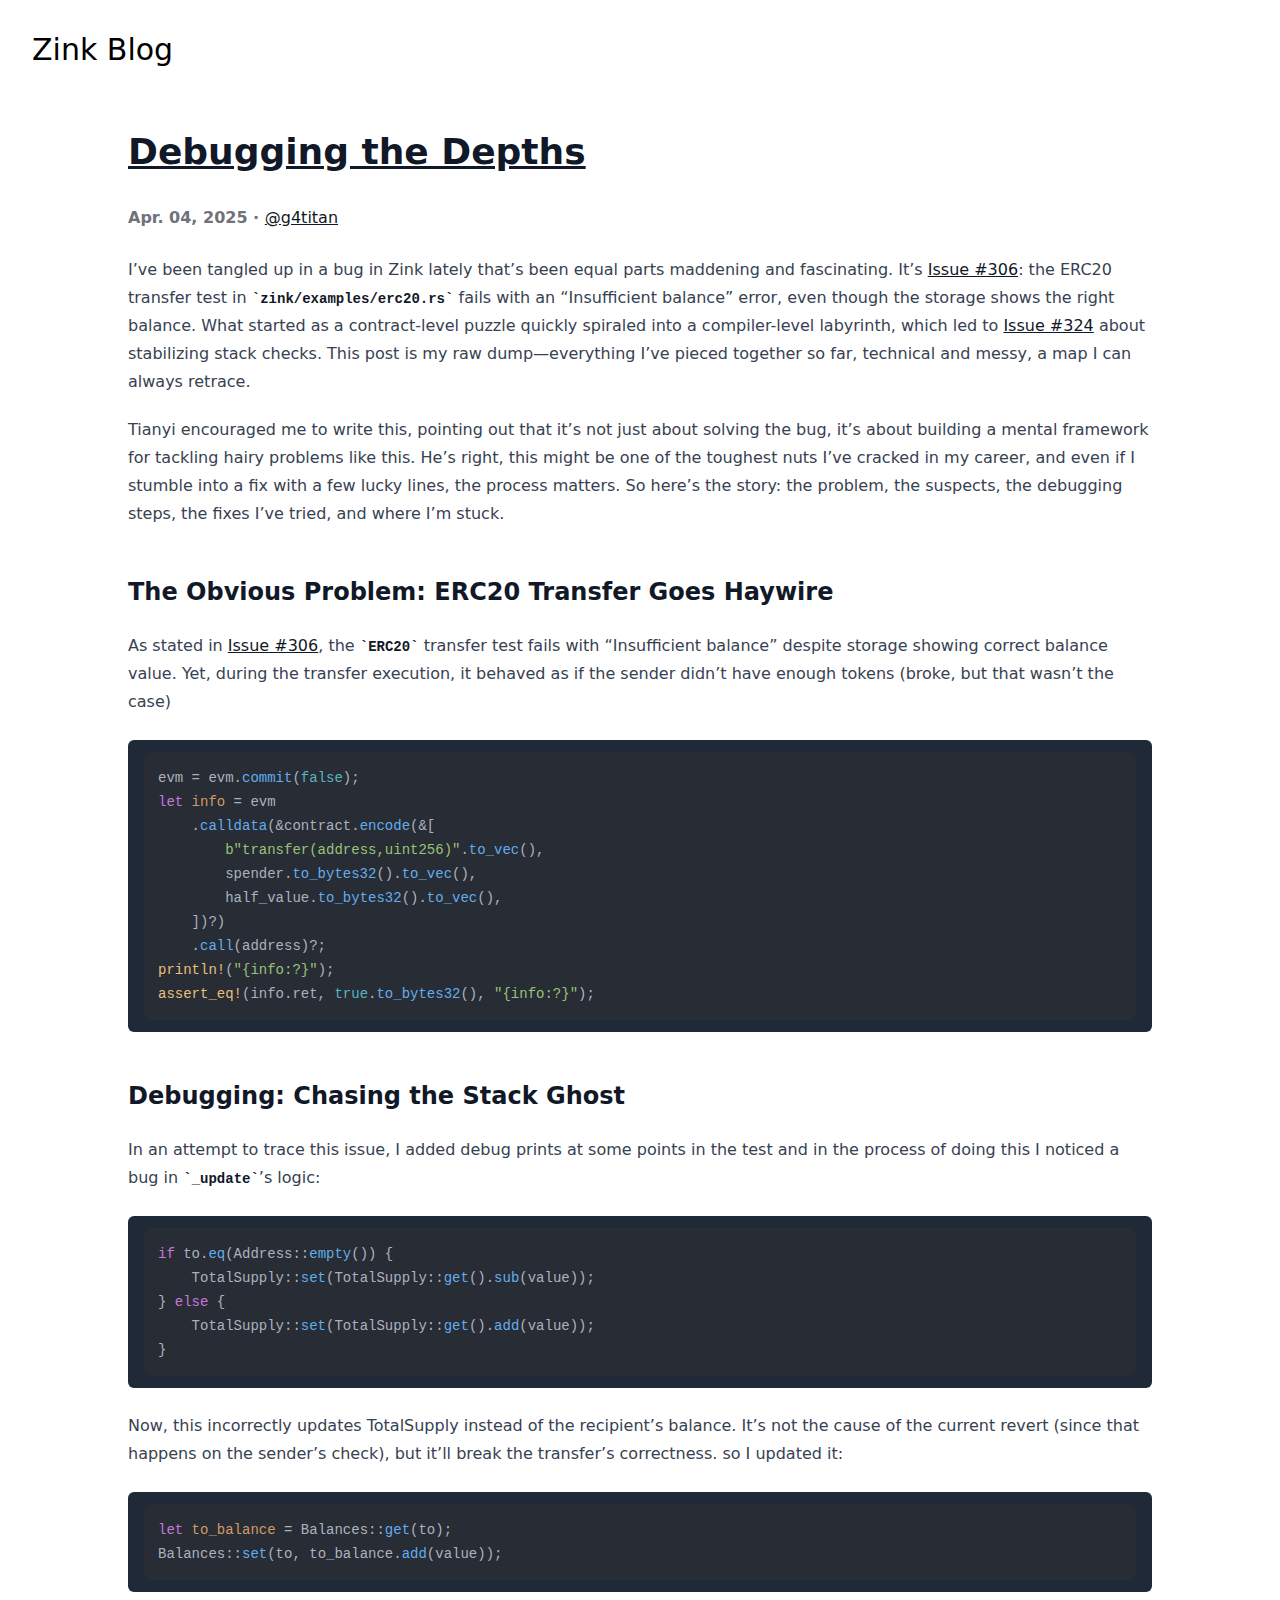
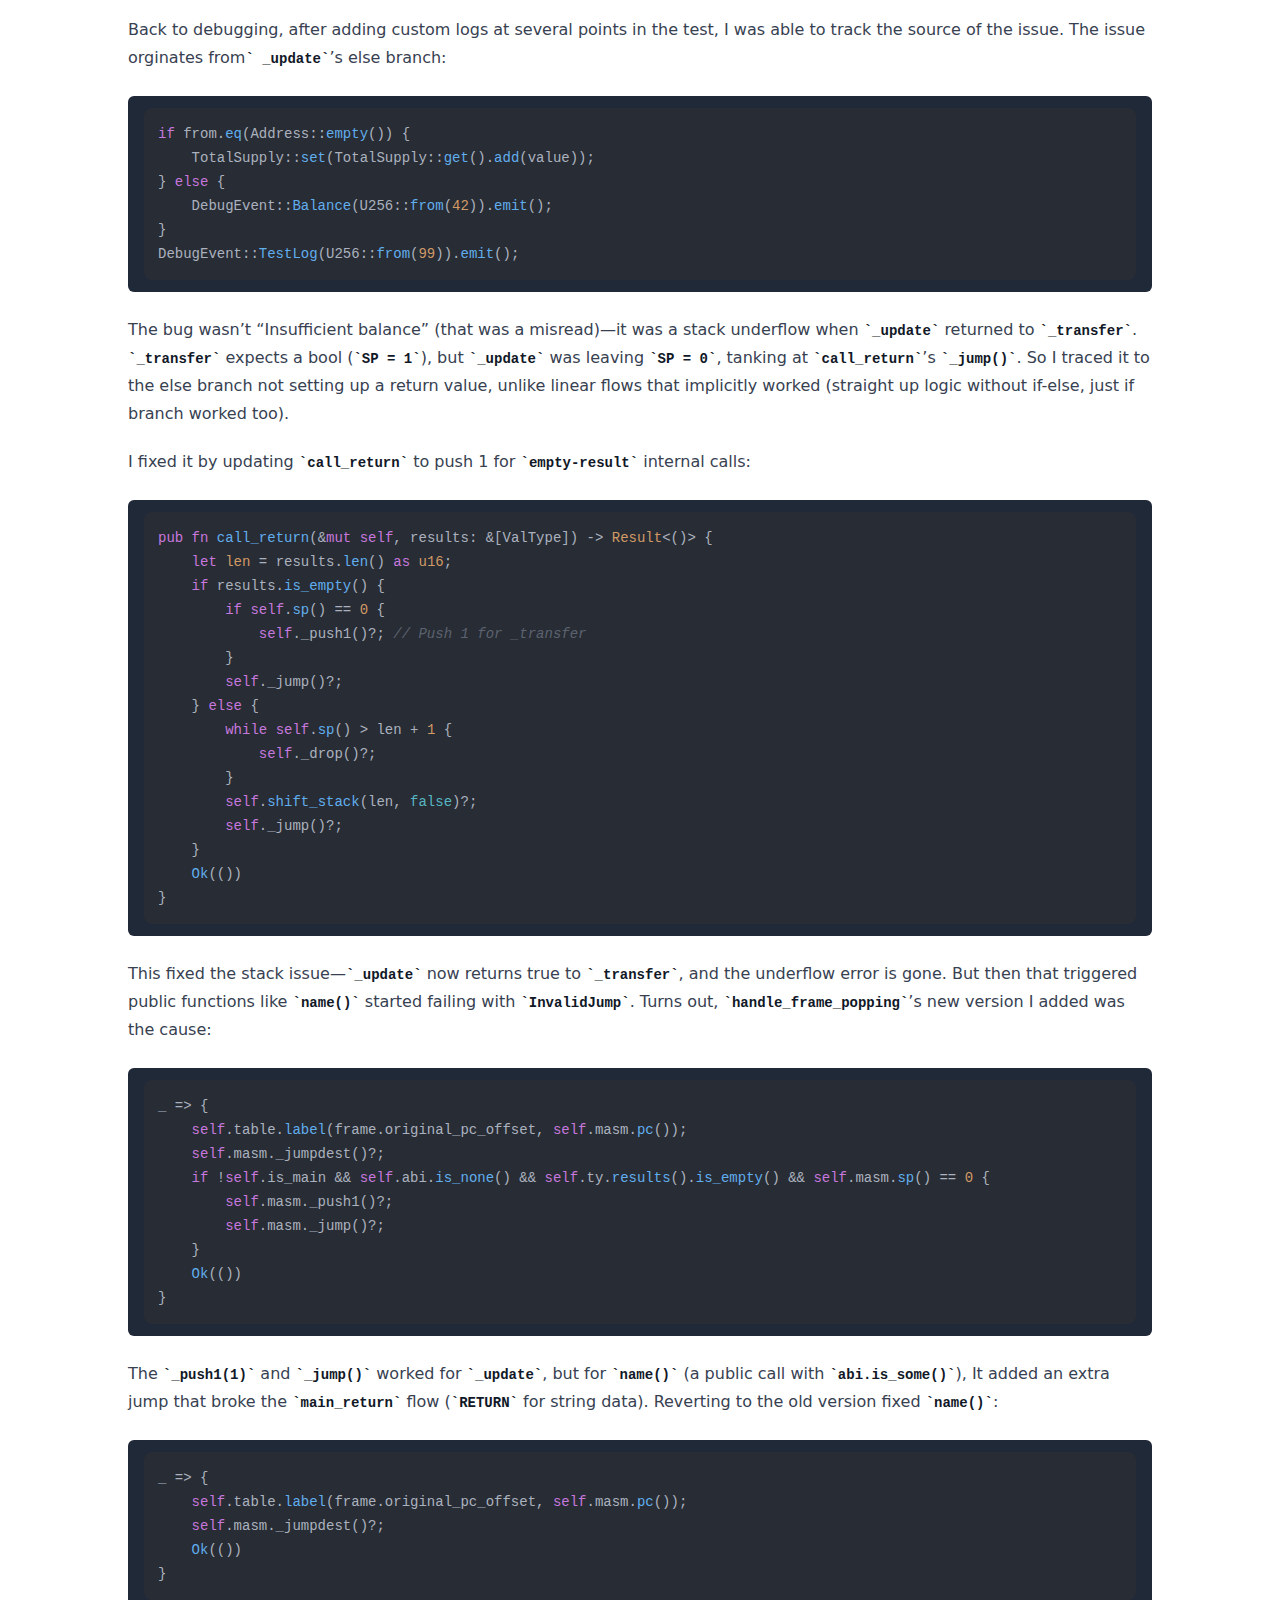
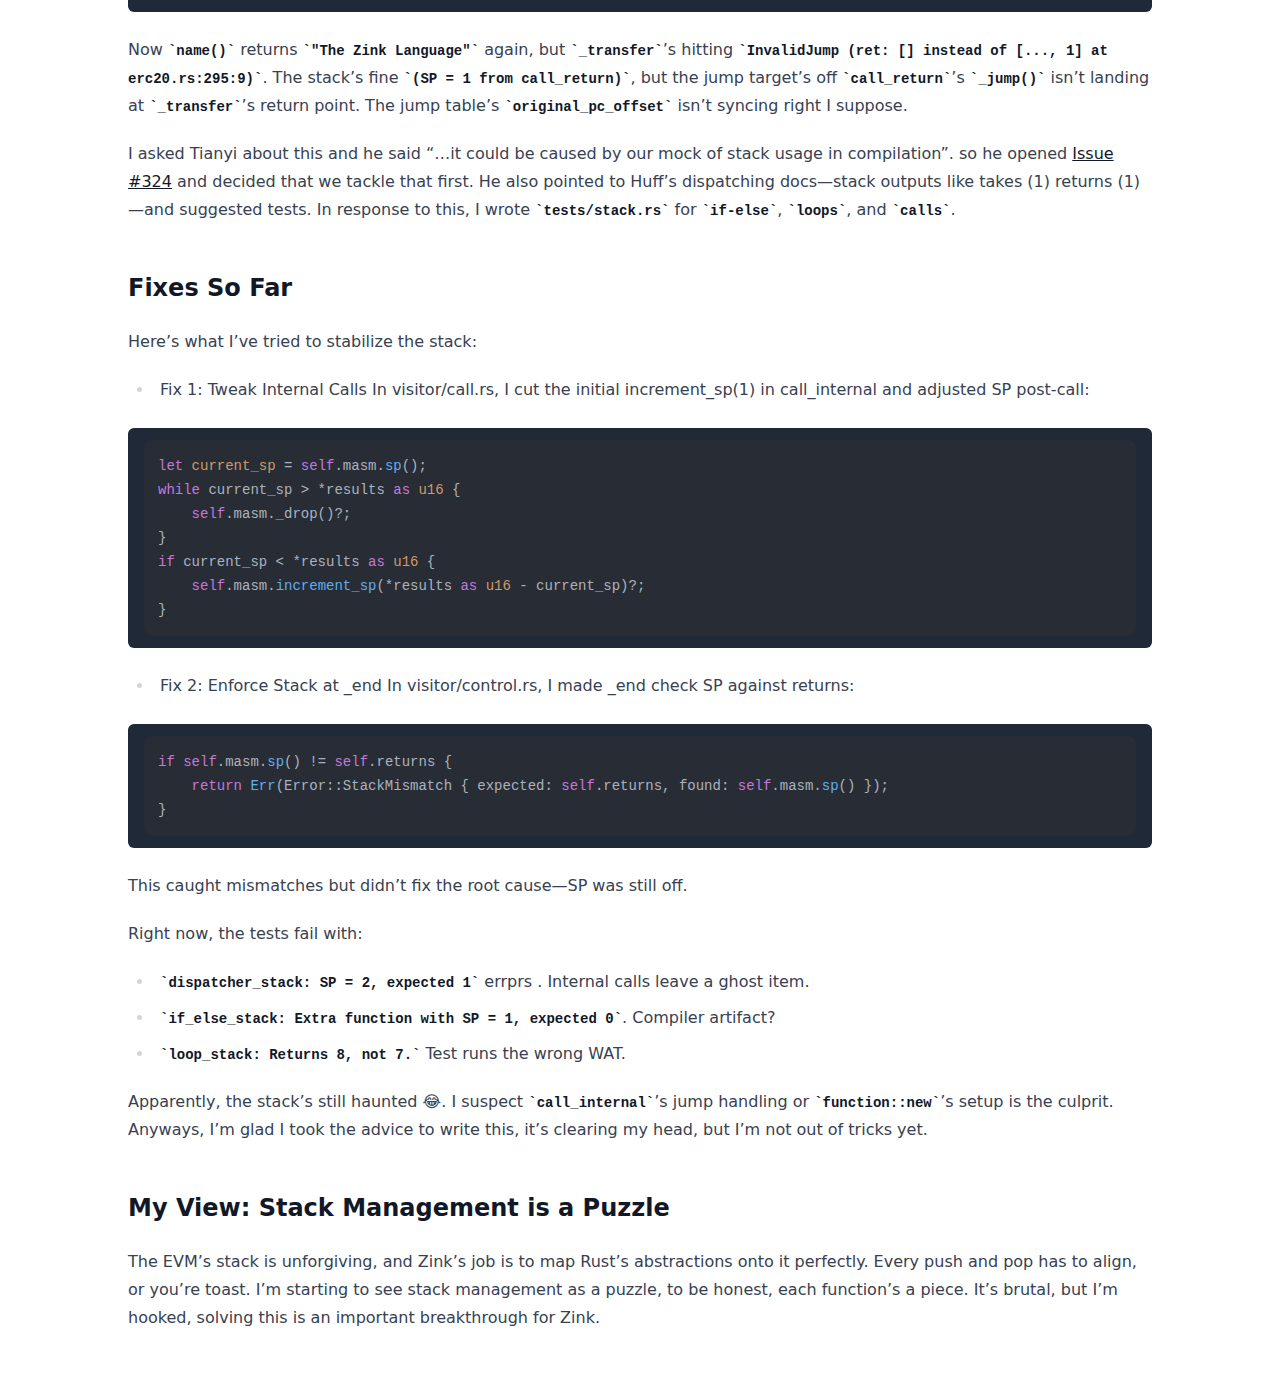
<file: posts/2025-04-04-debugging-the-depths.html>
<html lang="en" class="dark dark:bg-black">
  <head>
    <title>Debugging the Depths</title>
    <meta charset="utf-8">
    <meta name="viewport" content="width=device-width,initial-scale=1.0">
    <meta name="description" content="Empowering everyone to build reliable and efficient static site.">
    <link rel="icon" type="image/x-icon" href="/favicon.ico">

    <!-- twitter -->
    <meta name="twitter:card" content="summary">
    <meta name="twitter:site" content="@zinklang">
    <meta name="twitter:creator" content="@g4titanx">

    <!-- og -->
    <meta property="og:title" content="Debugging the Depths">    
    <meta property="og:description" content="Solving Stack Mismatches in Zink&#x27;s ERC20 Implementation">
    <meta property="og:image" content="https://avatars.githubusercontent.com/u/138247979?s&#x3D;400&amp;u&#x3D;f5c906945b7378f8063d845c7181e7a3f0e25070&amp;v&#x3D;4">
    
    <!-- theme  -->
    <link rel="stylesheet" href="/theme.css">

    <!-- favicon -->
        <link rel="shortcut icon" href="//favicon.ico">

    <!-- styles for post -->
        <link rel="stylesheet" href="/highlight.css">
        <script src="/highlight.js" defer></script>

    <!-- livereload -->
</head>
  <body class="dark:text-white p-8">
     <nav class="mb-10">
    <a href="/"><span class="text-3xl bold"> Zink Blog </span></a>
</nav>
     <article class="prose dark:prose-invert pt-6 max-w-5xl mx-auto">
    <h1 class="underline">Debugging the Depths</h1>
    <div class="text text-zinc-500 font-bold">
      Apr. 04, 2025 · <a href="https://x.com/g4titanx" target="_blank">@g4titan</a>
    </div>
    <div class="mt-6">  
      <p>I’ve been tangled up in a bug in Zink lately that’s been equal parts maddening and fascinating. It’s <a href="https://github.com/zink-lang/zink/issues/306">Issue #306</a>: the ERC20 transfer test in <code>zink/examples/erc20.rs</code> fails with an “Insufficient balance” error, even though the storage shows the right balance. What started as a contract-level puzzle quickly spiraled into a compiler-level labyrinth, which led to <a href="https://github.com/zink-lang/zink/issues/324">Issue #324</a> about stabilizing stack checks. This post is my raw dump—everything I’ve pieced together so far, technical and messy, a map I can always retrace.</p>
<p>Tianyi encouraged me to write this, pointing out that it’s not just about solving the bug, it’s about building a mental framework for tackling hairy problems like this. He’s right, this might be one of the toughest nuts I’ve cracked in my career, and even if I stumble into a fix with a few lucky lines, the process matters. So here’s the story: the problem, the suspects, the debugging steps, the fixes I’ve tried, and where I’m stuck.</p>
<h2>The Obvious Problem: ERC20 Transfer Goes Haywire</h2>
<p>As stated in <a href="https://github.com/zink-lang/zink/issues/306">Issue #306</a>, the <code>ERC20</code> transfer test fails with “Insufficient balance” despite storage showing correct balance value. Yet, during the transfer execution, it behaved as if the sender didn’t have enough tokens (broke, but that wasn’t the case)</p>
<pre><code class="language-rust">evm = evm.commit(false);
let info = evm
    .calldata(&amp;contract.encode(&amp;[
        b&quot;transfer(address,uint256)&quot;.to_vec(),
        spender.to_bytes32().to_vec(),
        half_value.to_bytes32().to_vec(),
    ])?)
    .call(address)?;
println!(&quot;{info:?}&quot;);
assert_eq!(info.ret, true.to_bytes32(), &quot;{info:?}&quot;);
</code></pre>
<h2>Debugging: Chasing the Stack Ghost</h2>
<p>In an attempt to trace this issue, I added debug prints at some points in the test and in the process of doing this I noticed a bug in <code>_update</code>’s logic:</p>
<pre><code class="language-rust">if to.eq(Address::empty()) {
    TotalSupply::set(TotalSupply::get().sub(value));
} else {
    TotalSupply::set(TotalSupply::get().add(value));
}
</code></pre>
<p>Now, this incorrectly updates TotalSupply instead of the recipient’s balance. It’s not the cause of the current revert (since that happens on the sender’s check), but it’ll break the transfer’s correctness. so I updated it:</p>
<pre><code class="language-rust">let to_balance = Balances::get(to);
Balances::set(to, to_balance.add(value));
</code></pre>
<p>Back to debugging, after adding custom logs at several points in the test, I was able to track the source of the issue. The issue orginates from<code> _update</code>’s else branch:</p>
<pre><code class="language-rust">if from.eq(Address::empty()) {
    TotalSupply::set(TotalSupply::get().add(value));
} else {
    DebugEvent::Balance(U256::from(42)).emit();
}
DebugEvent::TestLog(U256::from(99)).emit();
</code></pre>
<p>The bug wasn’t “Insufficient balance” (that was a misread)—it was a stack underflow when <code>_update</code> returned to <code>_transfer</code>. <code>_transfer</code> expects a bool (<code>SP = 1</code>), but <code>_update</code> was leaving <code>SP = 0</code>, tanking at <code>call_return</code>’s <code>_jump()</code>. So I traced it to the else branch not setting up a return value, unlike linear flows that implicitly worked (straight up logic without if-else, just if branch worked too).</p>
<p>I fixed it by updating <code>call_return</code> to push 1 for <code>empty-result</code> internal calls:</p>
<pre><code class="language-rust">pub fn call_return(&amp;mut self, results: &amp;[ValType]) -&gt; Result&lt;()&gt; {
    let len = results.len() as u16;
    if results.is_empty() {
        if self.sp() == 0 {
            self._push1()?; // Push 1 for _transfer
        }
        self._jump()?;
    } else {
        while self.sp() &gt; len + 1 {
            self._drop()?;
        }
        self.shift_stack(len, false)?;
        self._jump()?;
    }
    Ok(())
}
</code></pre>
<p>This fixed the stack issue—<code>_update</code> now returns true to <code>_transfer</code>, and the underflow error is gone. But then that triggered public functions like <code>name()</code> started failing with <code>InvalidJump</code>. Turns out, <code>handle_frame_popping</code>’s new version I added was the cause:</p>
<pre><code class="language-rust">_ =&gt; {
    self.table.label(frame.original_pc_offset, self.masm.pc());
    self.masm._jumpdest()?;
    if !self.is_main &amp;&amp; self.abi.is_none() &amp;&amp; self.ty.results().is_empty() &amp;&amp; self.masm.sp() == 0 {
        self.masm._push1()?;
        self.masm._jump()?;
    }
    Ok(())
}
</code></pre>
<p>The <code>_push1(1)</code> and <code>_jump()</code> worked for <code>_update</code>, but for <code>name()</code> (a public call with <code>abi.is_some()</code>), It added an extra jump that broke the <code>main_return</code> flow (<code>RETURN</code> for string data). Reverting to the old version fixed <code>name()</code>:</p>
<pre><code class="language-rust">_ =&gt; {
    self.table.label(frame.original_pc_offset, self.masm.pc());
    self.masm._jumpdest()?;
    Ok(())
}
</code></pre>
<p>Now <code>name()</code> returns <code>&quot;The Zink Language&quot;</code> again, but <code>_transfer</code>’s hitting <code>InvalidJump (ret: [] instead of [..., 1] at erc20.rs:295:9)</code>. The stack’s fine <code>(SP = 1 from call_return)</code>, but the jump target’s off <code>call_return</code>’s <code>_jump()</code> isn’t landing at <code>_transfer</code>’s return point. The jump table’s <code>original_pc_offset</code> isn’t syncing right I suppose.</p>
<p>I asked Tianyi about this and he said “…it could be caused by our mock of stack usage in compilation”. so he opened <a href="https://github.com/zink-lang/zink/issues/324">Issue #324</a> and decided that we tackle that first. He also pointed to Huff’s dispatching docs—stack outputs like takes (1) returns (1)—and suggested tests. In response to this, I wrote <code>tests/stack.rs</code> for <code>if-else</code>, <code>loops</code>, and <code>calls</code>.</p>
<h2>Fixes So Far</h2>
<p>Here’s what I’ve tried to stabilize the stack:</p>
<ul>
<li>Fix 1: Tweak Internal Calls
In visitor/call.rs, I cut the initial increment_sp(1) in call_internal and adjusted SP post-call:</li>
</ul>
<pre><code class="language-rust">let current_sp = self.masm.sp();
while current_sp &gt; *results as u16 {
    self.masm._drop()?;
}
if current_sp &lt; *results as u16 {
    self.masm.increment_sp(*results as u16 - current_sp)?;
}
</code></pre>
<ul>
<li>Fix 2: Enforce Stack at _end
In visitor/control.rs, I made _end check SP against returns:</li>
</ul>
<pre><code class="language-rust">if self.masm.sp() != self.returns {
    return Err(Error::StackMismatch { expected: self.returns, found: self.masm.sp() });
}
</code></pre>
<p>This caught mismatches but didn’t fix the root cause—SP was still off.</p>
<p>Right now, the tests fail with:</p>
<ul>
<li><code>dispatcher_stack: SP = 2, expected 1</code> errprs . Internal calls leave a ghost item.</li>
<li><code>if_else_stack: Extra function with SP = 1, expected 0</code>. Compiler artifact?</li>
<li><code>loop_stack: Returns 8, not 7.</code> Test runs the wrong WAT.</li>
</ul>
<p>Apparently, the stack’s still haunted 😂. I suspect <code>call_internal</code>’s jump handling or <code>function::new</code>’s setup is the culprit. 
Anyways, I’m glad I took the advice to write this, it’s clearing my head, but I’m not out of tricks yet.</p>
<h2>My View: Stack Management is a Puzzle</h2>
<p>The EVM’s stack is unforgiving, and Zink’s job is to map Rust’s abstractions onto it perfectly. Every push and pop has to align, or you’re toast. I’m starting to see stack management as a puzzle, to be honest, each function’s a piece. It’s brutal, but I’m hooked, solving this is an important breakthrough for Zink.</p>

    </div>    
</article>
     <footer></footer>
  </body>
</html>
</file>
<file: highlight.css>
pre code.hljs {
  display: block;
  overflow-x: auto;
  padding: 1em
}
code.hljs {
  padding: 3px 5px
}
/*

Atom One Dark by Daniel Gamage
Original One Dark Syntax theme from https://github.com/atom/one-dark-syntax

base:    #282c34
mono-1:  #abb2bf
mono-2:  #818896
mono-3:  #5c6370
hue-1:   #56b6c2
hue-2:   #61aeee
hue-3:   #c678dd
hue-4:   #98c379
hue-5:   #e06c75
hue-5-2: #be5046
hue-6:   #d19a66
hue-6-2: #e6c07b

*/
.hljs {
  color: #abb2bf;
  background: #282c34
}
.hljs-comment,
.hljs-quote {
  color: #5c6370;
  font-style: italic
}
.hljs-doctag,
.hljs-keyword,
.hljs-formula {
  color: #c678dd
}
.hljs-section,
.hljs-name,
.hljs-selector-tag,
.hljs-deletion,
.hljs-subst {
  color: #e06c75
}
.hljs-literal {
  color: #56b6c2
}
.hljs-string,
.hljs-regexp,
.hljs-addition,
.hljs-attribute,
.hljs-meta .hljs-string {
  color: #98c379
}
.hljs-attr,
.hljs-variable,
.hljs-template-variable,
.hljs-type,
.hljs-selector-class,
.hljs-selector-attr,
.hljs-selector-pseudo,
.hljs-number {
  color: #d19a66
}
.hljs-symbol,
.hljs-bullet,
.hljs-link,
.hljs-meta,
.hljs-selector-id,
.hljs-title {
  color: #61aeee
}
.hljs-built_in,
.hljs-title.class_,
.hljs-class .hljs-title {
  color: #e6c07b
}
.hljs-emphasis {
  font-style: italic
}
.hljs-strong {
  font-weight: bold
}
.hljs-link {
  text-decoration: underline
}
</file>
<file: theme.css>
/*! tailwindcss v3.4.0 | MIT License | https://tailwindcss.com*/*,:after,:before{box-sizing:border-box;border:0 solid #e5e7eb}:after,:before{--tw-content:""}:host,html{line-height:1.5;-webkit-text-size-adjust:100%;-moz-tab-size:4;-o-tab-size:4;tab-size:4;font-family:ui-sans-serif,system-ui,sans-serif,Apple Color Emoji,Segoe UI Emoji,Segoe UI Symbol,Noto Color Emoji;font-feature-settings:normal;font-variation-settings:normal;-webkit-tap-highlight-color:transparent}body{margin:0;line-height:inherit}hr{height:0;color:inherit;border-top-width:1px}abbr:where([title]){-webkit-text-decoration:underline dotted;text-decoration:underline dotted}h1,h2,h3,h4,h5,h6{font-size:inherit;font-weight:inherit}a{color:inherit;text-decoration:inherit}b,strong{font-weight:bolder}code,kbd,pre,samp{font-family:ui-monospace,SFMono-Regular,Menlo,Monaco,Consolas,Liberation Mono,Courier New,monospace;font-feature-settings:normal;font-variation-settings:normal;font-size:1em}small{font-size:80%}sub,sup{font-size:75%;line-height:0;position:relative;vertical-align:initial}sub{bottom:-.25em}sup{top:-.5em}table{text-indent:0;border-color:inherit;border-collapse:collapse}button,input,optgroup,select,textarea{font-family:inherit;font-feature-settings:inherit;font-variation-settings:inherit;font-size:100%;font-weight:inherit;line-height:inherit;color:inherit;margin:0;padding:0}button,select{text-transform:none}[type=button],[type=reset],[type=submit],button{-webkit-appearance:button;background-color:initial;background-image:none}:-moz-focusring{outline:auto}:-moz-ui-invalid{box-shadow:none}progress{vertical-align:initial}::-webkit-inner-spin-button,::-webkit-outer-spin-button{height:auto}[type=search]{-webkit-appearance:textfield;outline-offset:-2px}::-webkit-search-decoration{-webkit-appearance:none}::-webkit-file-upload-button{-webkit-appearance:button;font:inherit}summary{display:list-item}blockquote,dd,dl,figure,h1,h2,h3,h4,h5,h6,hr,p,pre{margin:0}fieldset{margin:0}fieldset,legend{padding:0}menu,ol,ul{list-style:none;margin:0;padding:0}dialog{padding:0}textarea{resize:vertical}input::-moz-placeholder,textarea::-moz-placeholder{opacity:1;color:#9ca3af}input::placeholder,textarea::placeholder{opacity:1;color:#9ca3af}[role=button],button{cursor:pointer}:disabled{cursor:default}audio,canvas,embed,iframe,img,object,svg,video{display:block;vertical-align:middle}img,video{max-width:100%;height:auto}[hidden]{display:none}*,::backdrop,:after,:before{--tw-border-spacing-x:0;--tw-border-spacing-y:0;--tw-translate-x:0;--tw-translate-y:0;--tw-rotate:0;--tw-skew-x:0;--tw-skew-y:0;--tw-scale-x:1;--tw-scale-y:1;--tw-pan-x: ;--tw-pan-y: ;--tw-pinch-zoom: ;--tw-scroll-snap-strictness:proximity;--tw-gradient-from-position: ;--tw-gradient-via-position: ;--tw-gradient-to-position: ;--tw-ordinal: ;--tw-slashed-zero: ;--tw-numeric-figure: ;--tw-numeric-spacing: ;--tw-numeric-fraction: ;--tw-ring-inset: ;--tw-ring-offset-width:0px;--tw-ring-offset-color:#fff;--tw-ring-color:#3b82f680;--tw-ring-offset-shadow:0 0 #0000;--tw-ring-shadow:0 0 #0000;--tw-shadow:0 0 #0000;--tw-shadow-colored:0 0 #0000;--tw-blur: ;--tw-brightness: ;--tw-contrast: ;--tw-grayscale: ;--tw-hue-rotate: ;--tw-invert: ;--tw-saturate: ;--tw-sepia: ;--tw-drop-shadow: ;--tw-backdrop-blur: ;--tw-backdrop-brightness: ;--tw-backdrop-contrast: ;--tw-backdrop-grayscale: ;--tw-backdrop-hue-rotate: ;--tw-backdrop-invert: ;--tw-backdrop-opacity: ;--tw-backdrop-saturate: ;--tw-backdrop-sepia: }.prose{color:var(--tw-prose-body);max-width:65ch}.prose :where(p):not(:where([class~=not-prose],[class~=not-prose] *)){margin-top:1.25em;margin-bottom:1.25em}.prose :where([class~=lead]):not(:where([class~=not-prose],[class~=not-prose] *)){color:var(--tw-prose-lead);font-size:1.25em;line-height:1.6;margin-top:1.2em;margin-bottom:1.2em}.prose :where(a):not(:where([class~=not-prose],[class~=not-prose] *)){color:var(--tw-prose-links);text-decoration:underline;font-weight:500}.prose :where(strong):not(:where([class~=not-prose],[class~=not-prose] *)){color:var(--tw-prose-bold);font-weight:600}.prose :where(a strong):not(:where([class~=not-prose],[class~=not-prose] *)){color:inherit}.prose :where(blockquote strong):not(:where([class~=not-prose],[class~=not-prose] *)){color:inherit}.prose :where(thead th strong):not(:where([class~=not-prose],[class~=not-prose] *)){color:inherit}.prose :where(ol):not(:where([class~=not-prose],[class~=not-prose] *)){list-style-type:decimal;margin-top:1.25em;margin-bottom:1.25em;padding-left:1.625em}.prose :where(ol[type=A]):not(:where([class~=not-prose],[class~=not-prose] *)){list-style-type:upper-alpha}.prose :where(ol[type=a]):not(:where([class~=not-prose],[class~=not-prose] *)){list-style-type:lower-alpha}.prose :where(ol[type=A s]):not(:where([class~=not-prose],[class~=not-prose] *)){list-style-type:upper-alpha}.prose :where(ol[type=a s]):not(:where([class~=not-prose],[class~=not-prose] *)){list-style-type:lower-alpha}.prose :where(ol[type=I]):not(:where([class~=not-prose],[class~=not-prose] *)){list-style-type:upper-roman}.prose :where(ol[type=i]):not(:where([class~=not-prose],[class~=not-prose] *)){list-style-type:lower-roman}.prose :where(ol[type=I s]):not(:where([class~=not-prose],[class~=not-prose] *)){list-style-type:upper-roman}.prose :where(ol[type=i s]):not(:where([class~=not-prose],[class~=not-prose] *)){list-style-type:lower-roman}.prose :where(ol[type="1"]):not(:where([class~=not-prose],[class~=not-prose] *)){list-style-type:decimal}.prose :where(ul):not(:where([class~=not-prose],[class~=not-prose] *)){list-style-type:disc;margin-top:1.25em;margin-bottom:1.25em;padding-left:1.625em}.prose :where(ol>li):not(:where([class~=not-prose],[class~=not-prose] *))::marker{font-weight:400;color:var(--tw-prose-counters)}.prose :where(ul>li):not(:where([class~=not-prose],[class~=not-prose] *))::marker{color:var(--tw-prose-bullets)}.prose :where(dt):not(:where([class~=not-prose],[class~=not-prose] *)){color:var(--tw-prose-headings);font-weight:600;margin-top:1.25em}.prose :where(hr):not(:where([class~=not-prose],[class~=not-prose] *)){border-color:var(--tw-prose-hr);border-top-width:1px;margin-top:3em;margin-bottom:3em}.prose :where(blockquote):not(:where([class~=not-prose],[class~=not-prose] *)){font-weight:500;font-style:italic;color:var(--tw-prose-quotes);border-left-width:.25rem;border-left-color:var(--tw-prose-quote-borders);quotes:"\201C""\201D""\2018""\2019";margin-top:1.6em;margin-bottom:1.6em;padding-left:1em}.prose :where(blockquote p:first-of-type):not(:where([class~=not-prose],[class~=not-prose] *)):before{content:open-quote}.prose :where(blockquote p:last-of-type):not(:where([class~=not-prose],[class~=not-prose] *)):after{content:close-quote}.prose :where(h1):not(:where([class~=not-prose],[class~=not-prose] *)){color:var(--tw-prose-headings);font-weight:800;font-size:2.25em;margin-top:0;margin-bottom:.8888889em;line-height:1.1111111}.prose :where(h1 strong):not(:where([class~=not-prose],[class~=not-prose] *)){font-weight:900;color:inherit}.prose :where(h2):not(:where([class~=not-prose],[class~=not-prose] *)){color:var(--tw-prose-headings);font-weight:700;font-size:1.5em;margin-top:2em;margin-bottom:1em;line-height:1.3333333}.prose :where(h2 strong):not(:where([class~=not-prose],[class~=not-prose] *)){font-weight:800;color:inherit}.prose :where(h3):not(:where([class~=not-prose],[class~=not-prose] *)){color:var(--tw-prose-headings);font-weight:600;font-size:1.25em;margin-top:1.6em;margin-bottom:.6em;line-height:1.6}.prose :where(h3 strong):not(:where([class~=not-prose],[class~=not-prose] *)){font-weight:700;color:inherit}.prose :where(h4):not(:where([class~=not-prose],[class~=not-prose] *)){color:var(--tw-prose-headings);font-weight:600;margin-top:1.5em;margin-bottom:.5em;line-height:1.5}.prose :where(h4 strong):not(:where([class~=not-prose],[class~=not-prose] *)){font-weight:700;color:inherit}.prose :where(img):not(:where([class~=not-prose],[class~=not-prose] *)){margin-top:2em;margin-bottom:2em}.prose :where(picture):not(:where([class~=not-prose],[class~=not-prose] *)){display:block;margin-top:2em;margin-bottom:2em}.prose :where(kbd):not(:where([class~=not-prose],[class~=not-prose] *)){font-weight:500;font-family:inherit;color:var(--tw-prose-kbd);box-shadow:0 0 0 1px rgb(var(--tw-prose-kbd-shadows)/10%),0 3px 0 rgb(var(--tw-prose-kbd-shadows)/10%);font-size:.875em;border-radius:.3125rem;padding:.1875em .375em}.prose :where(code):not(:where([class~=not-prose],[class~=not-prose] *)){color:var(--tw-prose-code);font-weight:600;font-size:.875em}.prose :where(code):not(:where([class~=not-prose],[class~=not-prose] *)):before{content:"`"}.prose :where(code):not(:where([class~=not-prose],[class~=not-prose] *)):after{content:"`"}.prose :where(a code):not(:where([class~=not-prose],[class~=not-prose] *)){color:inherit}.prose :where(h1 code):not(:where([class~=not-prose],[class~=not-prose] *)){color:inherit}.prose :where(h2 code):not(:where([class~=not-prose],[class~=not-prose] *)){color:inherit;font-size:.875em}.prose :where(h3 code):not(:where([class~=not-prose],[class~=not-prose] *)){color:inherit;font-size:.9em}.prose :where(h4 code):not(:where([class~=not-prose],[class~=not-prose] *)){color:inherit}.prose :where(blockquote code):not(:where([class~=not-prose],[class~=not-prose] *)){color:inherit}.prose :where(thead th code):not(:where([class~=not-prose],[class~=not-prose] *)){color:inherit}.prose :where(pre):not(:where([class~=not-prose],[class~=not-prose] *)){color:var(--tw-prose-pre-code);background-color:var(--tw-prose-pre-bg);overflow-x:auto;font-weight:400;font-size:.875em;line-height:1.7142857;margin-top:1.7142857em;margin-bottom:1.7142857em;border-radius:.375rem;padding:.8571429em 1.1428571em}.prose :where(pre code):not(:where([class~=not-prose],[class~=not-prose] *)){background-color:initial;border-width:0;border-radius:0;padding:0;font-weight:inherit;color:inherit;font-size:inherit;font-family:inherit;line-height:inherit}.prose :where(pre code):not(:where([class~=not-prose],[class~=not-prose] *)):before{content:none}.prose :where(pre code):not(:where([class~=not-prose],[class~=not-prose] *)):after{content:none}.prose :where(table):not(:where([class~=not-prose],[class~=not-prose] *)){width:100%;table-layout:auto;text-align:left;margin-top:2em;margin-bottom:2em;font-size:.875em;line-height:1.7142857}.prose :where(thead):not(:where([class~=not-prose],[class~=not-prose] *)){border-bottom-width:1px;border-bottom-color:var(--tw-prose-th-borders)}.prose :where(thead th):not(:where([class~=not-prose],[class~=not-prose] *)){color:var(--tw-prose-headings);font-weight:600;vertical-align:bottom;padding-right:.5714286em;padding-bottom:.5714286em;padding-left:.5714286em}.prose :where(tbody tr):not(:where([class~=not-prose],[class~=not-prose] *)){border-bottom-width:1px;border-bottom-color:var(--tw-prose-td-borders)}.prose :where(tbody tr:last-child):not(:where([class~=not-prose],[class~=not-prose] *)){border-bottom-width:0}.prose :where(tbody td):not(:where([class~=not-prose],[class~=not-prose] *)){vertical-align:initial}.prose :where(tfoot):not(:where([class~=not-prose],[class~=not-prose] *)){border-top-width:1px;border-top-color:var(--tw-prose-th-borders)}.prose :where(tfoot td):not(:where([class~=not-prose],[class~=not-prose] *)){vertical-align:top}.prose :where(figure>*):not(:where([class~=not-prose],[class~=not-prose] *)){margin-top:0;margin-bottom:0}.prose :where(figcaption):not(:where([class~=not-prose],[class~=not-prose] *)){color:var(--tw-prose-captions);font-size:.875em;line-height:1.4285714;margin-top:.8571429em}.prose{--tw-prose-body:#374151;--tw-prose-headings:#111827;--tw-prose-lead:#4b5563;--tw-prose-links:#111827;--tw-prose-bold:#111827;--tw-prose-counters:#6b7280;--tw-prose-bullets:#d1d5db;--tw-prose-hr:#e5e7eb;--tw-prose-quotes:#111827;--tw-prose-quote-borders:#e5e7eb;--tw-prose-captions:#6b7280;--tw-prose-kbd:#111827;--tw-prose-kbd-shadows:17 24 39;--tw-prose-code:#111827;--tw-prose-pre-code:#e5e7eb;--tw-prose-pre-bg:#1f2937;--tw-prose-th-borders:#d1d5db;--tw-prose-td-borders:#e5e7eb;--tw-prose-invert-body:#d1d5db;--tw-prose-invert-headings:#fff;--tw-prose-invert-lead:#9ca3af;--tw-prose-invert-links:#fff;--tw-prose-invert-bold:#fff;--tw-prose-invert-counters:#9ca3af;--tw-prose-invert-bullets:#4b5563;--tw-prose-invert-hr:#374151;--tw-prose-invert-quotes:#f3f4f6;--tw-prose-invert-quote-borders:#374151;--tw-prose-invert-captions:#9ca3af;--tw-prose-invert-kbd:#fff;--tw-prose-invert-kbd-shadows:255 255 255;--tw-prose-invert-code:#fff;--tw-prose-invert-pre-code:#d1d5db;--tw-prose-invert-pre-bg:#00000080;--tw-prose-invert-th-borders:#4b5563;--tw-prose-invert-td-borders:#374151;font-size:1rem;line-height:1.75}.prose :where(picture>img):not(:where([class~=not-prose],[class~=not-prose] *)){margin-top:0;margin-bottom:0}.prose :where(video):not(:where([class~=not-prose],[class~=not-prose] *)){margin-top:2em;margin-bottom:2em}.prose :where(li):not(:where([class~=not-prose],[class~=not-prose] *)){margin-top:.5em;margin-bottom:.5em}.prose :where(ol>li):not(:where([class~=not-prose],[class~=not-prose] *)){padding-left:.375em}.prose :where(ul>li):not(:where([class~=not-prose],[class~=not-prose] *)){padding-left:.375em}.prose :where(.prose>ul>li p):not(:where([class~=not-prose],[class~=not-prose] *)){margin-top:.75em;margin-bottom:.75em}.prose :where(.prose>ul>li>:first-child):not(:where([class~=not-prose],[class~=not-prose] *)){margin-top:1.25em}.prose :where(.prose>ul>li>:last-child):not(:where([class~=not-prose],[class~=not-prose] *)){margin-bottom:1.25em}.prose :where(.prose>ol>li>:first-child):not(:where([class~=not-prose],[class~=not-prose] *)){margin-top:1.25em}.prose :where(.prose>ol>li>:last-child):not(:where([class~=not-prose],[class~=not-prose] *)){margin-bottom:1.25em}.prose :where(ul ul,ul ol,ol ul,ol ol):not(:where([class~=not-prose],[class~=not-prose] *)){margin-top:.75em;margin-bottom:.75em}.prose :where(dl):not(:where([class~=not-prose],[class~=not-prose] *)){margin-top:1.25em;margin-bottom:1.25em}.prose :where(dd):not(:where([class~=not-prose],[class~=not-prose] *)){margin-top:.5em;padding-left:1.625em}.prose :where(hr+*):not(:where([class~=not-prose],[class~=not-prose] *)){margin-top:0}.prose :where(h2+*):not(:where([class~=not-prose],[class~=not-prose] *)){margin-top:0}.prose :where(h3+*):not(:where([class~=not-prose],[class~=not-prose] *)){margin-top:0}.prose :where(h4+*):not(:where([class~=not-prose],[class~=not-prose] *)){margin-top:0}.prose :where(thead th:first-child):not(:where([class~=not-prose],[class~=not-prose] *)){padding-left:0}.prose :where(thead th:last-child):not(:where([class~=not-prose],[class~=not-prose] *)){padding-right:0}.prose :where(tbody td,tfoot td):not(:where([class~=not-prose],[class~=not-prose] *)){padding:.5714286em}.prose :where(tbody td:first-child,tfoot td:first-child):not(:where([class~=not-prose],[class~=not-prose] *)){padding-left:0}.prose :where(tbody td:last-child,tfoot td:last-child):not(:where([class~=not-prose],[class~=not-prose] *)){padding-right:0}.prose :where(figure):not(:where([class~=not-prose],[class~=not-prose] *)){margin-top:2em;margin-bottom:2em}.prose :where(.prose>:first-child):not(:where([class~=not-prose],[class~=not-prose] *)){margin-top:0}.prose :where(.prose>:last-child):not(:where([class~=not-prose],[class~=not-prose] *)){margin-bottom:0}.static{position:static}.mx-auto{margin-left:auto;margin-right:auto}.mb-10{margin-bottom:2.5rem}.mt-6{margin-top:1.5rem}.inline{display:inline}.table{display:table}.max-w-5xl{max-width:64rem}.max-w-full{max-width:100%}.table-auto{table-layout:auto}.p-8{padding:2rem}.px-6{padding-left:1.5rem;padding-right:1.5rem}.px-8{padding-left:2rem;padding-right:2rem}.py-3{padding-top:.75rem;padding-bottom:.75rem}.py-8{padding-top:2rem;padding-bottom:2rem}.pt-6{padding-top:1.5rem}.text-2xl{font-size:1.5rem;line-height:2rem}.text-3xl{font-size:1.875rem;line-height:2.25rem}.text-4xl{font-size:2.25rem;line-height:2.5rem}.font-bold{font-weight:700}.text-gray-500{--tw-text-opacity:1;color:rgb(107 114 128/var(--tw-text-opacity))}.text-zinc-500{--tw-text-opacity:1;color:rgb(113 113 122/var(--tw-text-opacity))}.underline{text-decoration-line:underline}body,html{min-height:100%;min-width:100%}.hljs{background-color:#f2f2f21a;border-radius:.5rem}@media (prefers-color-scheme:dark){.dark\:prose-invert{--tw-prose-body:var(--tw-prose-invert-body);--tw-prose-headings:var(--tw-prose-invert-headings);--tw-prose-lead:var(--tw-prose-invert-lead);--tw-prose-links:var(--tw-prose-invert-links);--tw-prose-bold:var(--tw-prose-invert-bold);--tw-prose-counters:var(--tw-prose-invert-counters);--tw-prose-bullets:var(--tw-prose-invert-bullets);--tw-prose-hr:var(--tw-prose-invert-hr);--tw-prose-quotes:var(--tw-prose-invert-quotes);--tw-prose-quote-borders:var(--tw-prose-invert-quote-borders);--tw-prose-captions:var(--tw-prose-invert-captions);--tw-prose-kbd:var(--tw-prose-invert-kbd);--tw-prose-kbd-shadows:var(--tw-prose-invert-kbd-shadows);--tw-prose-code:var(--tw-prose-invert-code);--tw-prose-pre-code:var(--tw-prose-invert-pre-code);--tw-prose-pre-bg:var(--tw-prose-invert-pre-bg);--tw-prose-th-borders:var(--tw-prose-invert-th-borders);--tw-prose-td-borders:var(--tw-prose-invert-td-borders)}}.hover\:underline:hover{text-decoration-line:underline}@media (prefers-color-scheme:dark){.dark\:bg-black{--tw-bg-opacity:1;background-color:rgb(0 0 0/var(--tw-bg-opacity))}.dark\:text-white{--tw-text-opacity:1;color:rgb(255 255 255/var(--tw-text-opacity))}}
</file>
